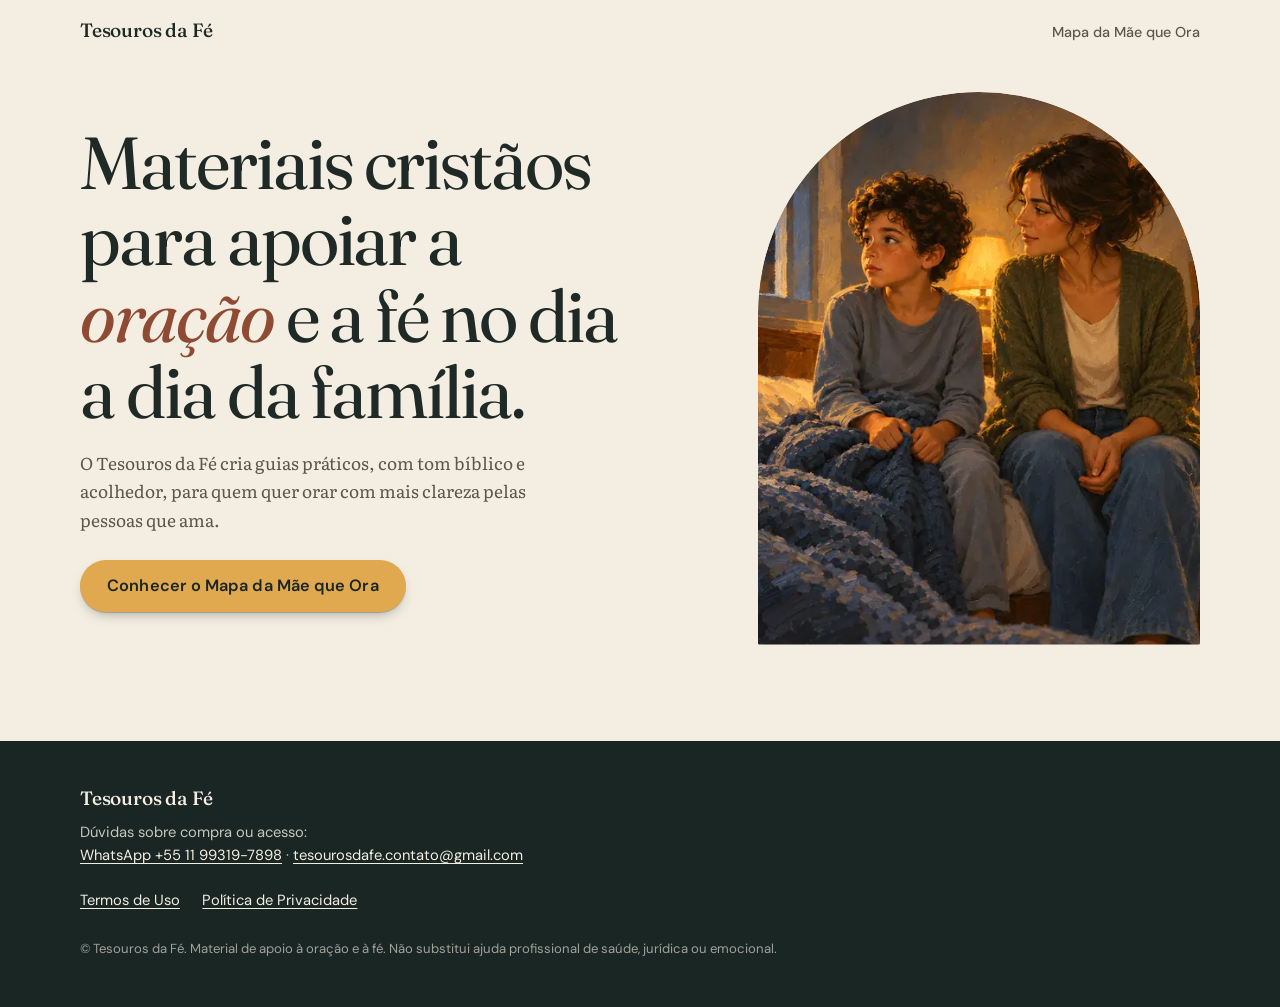
<file: index.html>
<!doctype html>
<html lang="pt-BR">
<head>
<meta charset="utf-8">
<meta name="viewport" content="width=device-width,initial-scale=1">
<title>Tesouros da Fé</title>
<meta name="description" content="Tesouros da Fé: materiais cristãos para apoiar a oração e a fé no dia a dia da família. Conheça o Mapa da Mãe que Ora.">
<meta name="theme-color" content="#f4eee2">
<link rel="canonical" href="https://tesourosdafe.site/">
<link rel="preload" href="assets/fonts/fraunces.woff2" as="font" type="font/woff2" crossorigin>
<link rel="icon" href="assets/favicon.svg" type="image/svg+xml">
<link rel="stylesheet" href="assets/style.css">
<script>document.documentElement.classList.add('js');setTimeout(function(){document.documentElement.classList.remove('js')},5000)</script>
</head>
<body>
<a class="skip" href="#conteudo">Ir para o conteúdo</a>
<header class="site"><div class="wrap">
  <a class="brand" href="./">Tesouros da Fé</a>
  <nav class="nav" aria-label="Principal"><a href="mapa-da-mae-que-ora/">Mapa da Mãe que Ora</a></nav>
</div></header>

<main id="conteudo">
<section class="hero"><div class="wrap">
  <div class="txt">
    <h1>Materiais cristãos para apoiar a <em>oração</em> e a fé no dia a dia da família.</h1>
    <p class="sub">O Tesouros da Fé cria guias práticos, com tom bíblico e acolhedor, para quem quer orar com mais clareza pelas pessoas que ama.</p>
    <a class="btn" href="mapa-da-mae-que-ora/">Conhecer o Mapa da Mãe que Ora</a>
  </div>
  <div class="arco">
    <img src="assets/img/s1-640.webp" srcset="assets/img/s1-640.webp 640w, assets/img/s1-1100.webp 1100w" sizes="(min-width:960px) 480px, 90vw" width="1100" height="1100" fetchpriority="high" alt="Mãe e filho sentados lado a lado na cama, à noite, olhando na mesma direção">
  </div>
</div></section>
</main>

<footer class="site"><div class="wrap">
  <a class="brand" href="./">Tesouros da Fé</a>
  <p style="margin:0">Dúvidas sobre compra ou acesso:<br><a href="https://wa.me/5511993197898">WhatsApp +55 11 99319-7898</a> · <a href="mailto:tesourosdafe.contato@gmail.com">tesourosdafe.contato@gmail.com</a></p>
  <div class="links"><a href="termos/">Termos de Uso</a><a href="privacidade/">Política de Privacidade</a></div>
  <p class="fine">© Tesouros da Fé. Material de apoio à oração e à fé. Não substitui ajuda profissional de saúde, jurídica ou emocional.</p>
</div></footer>
<script src="assets/site.js" defer></script>
</body>
</html>
</file>
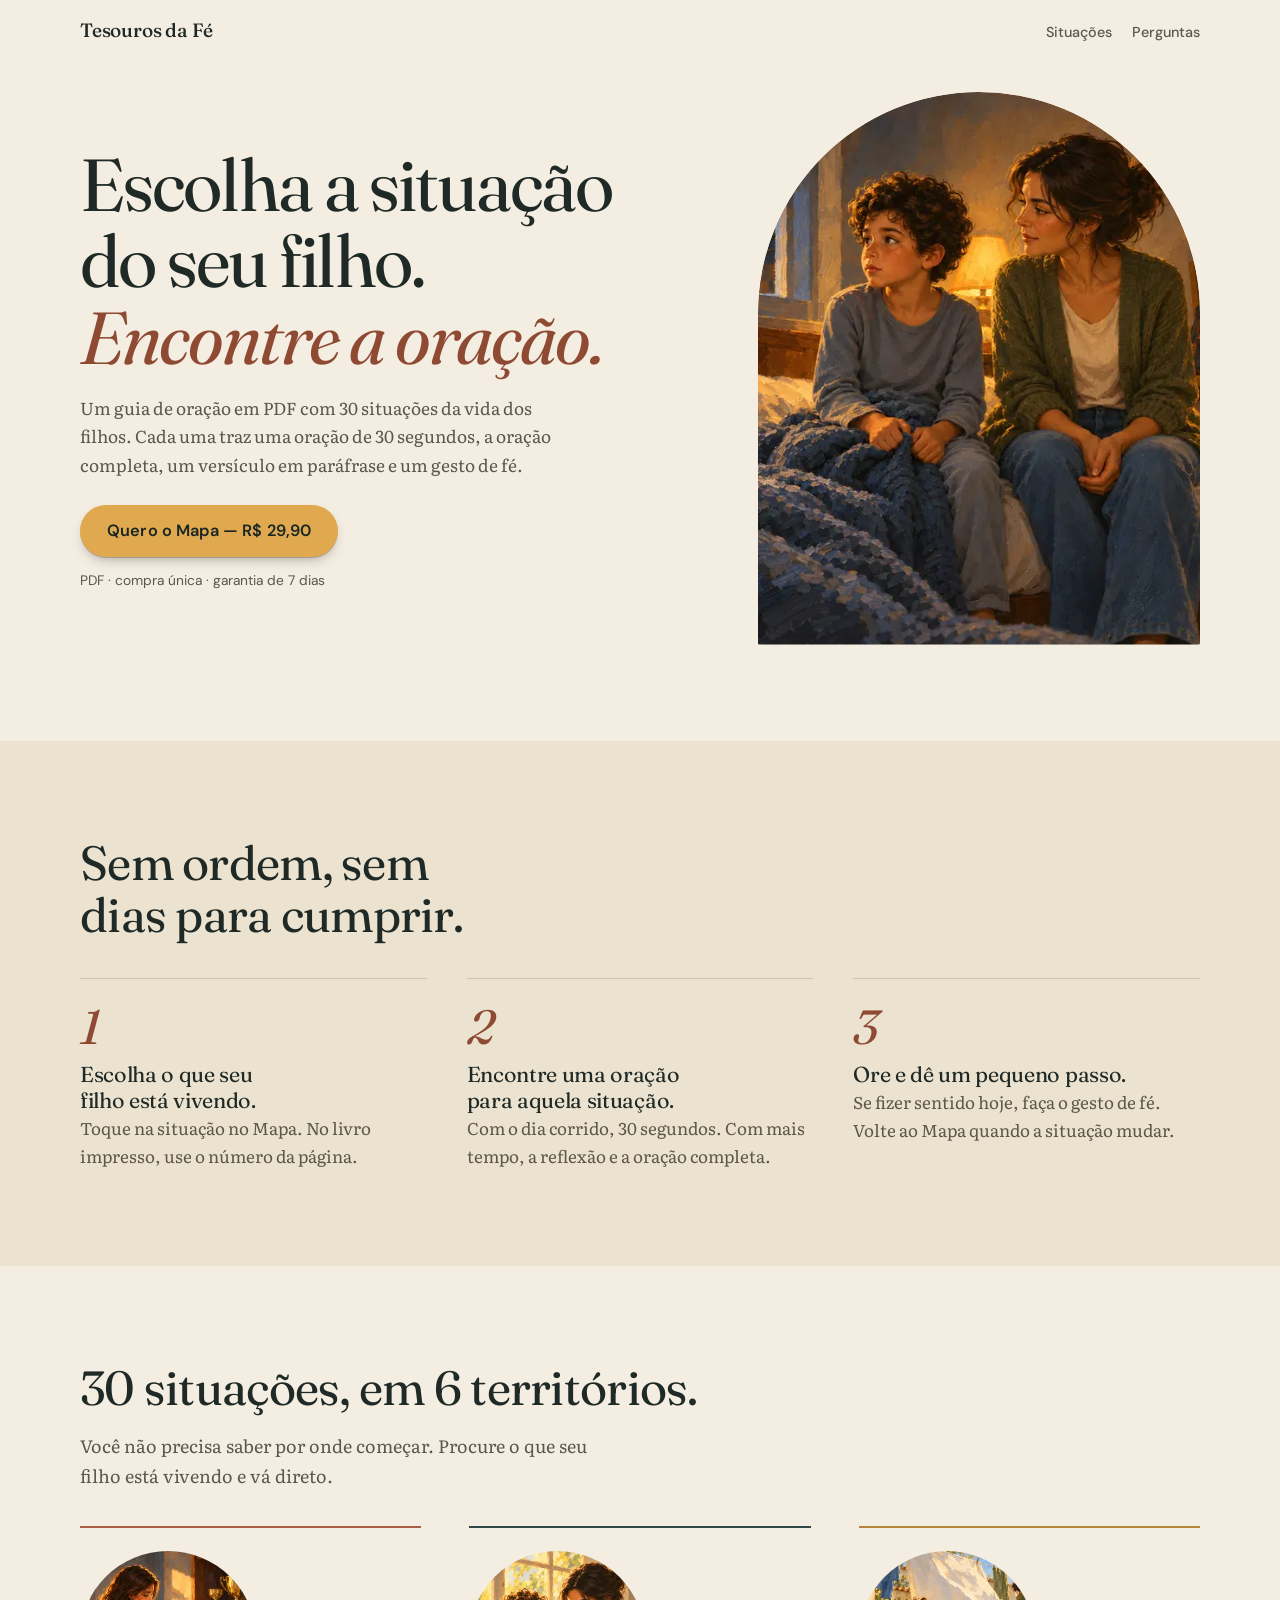
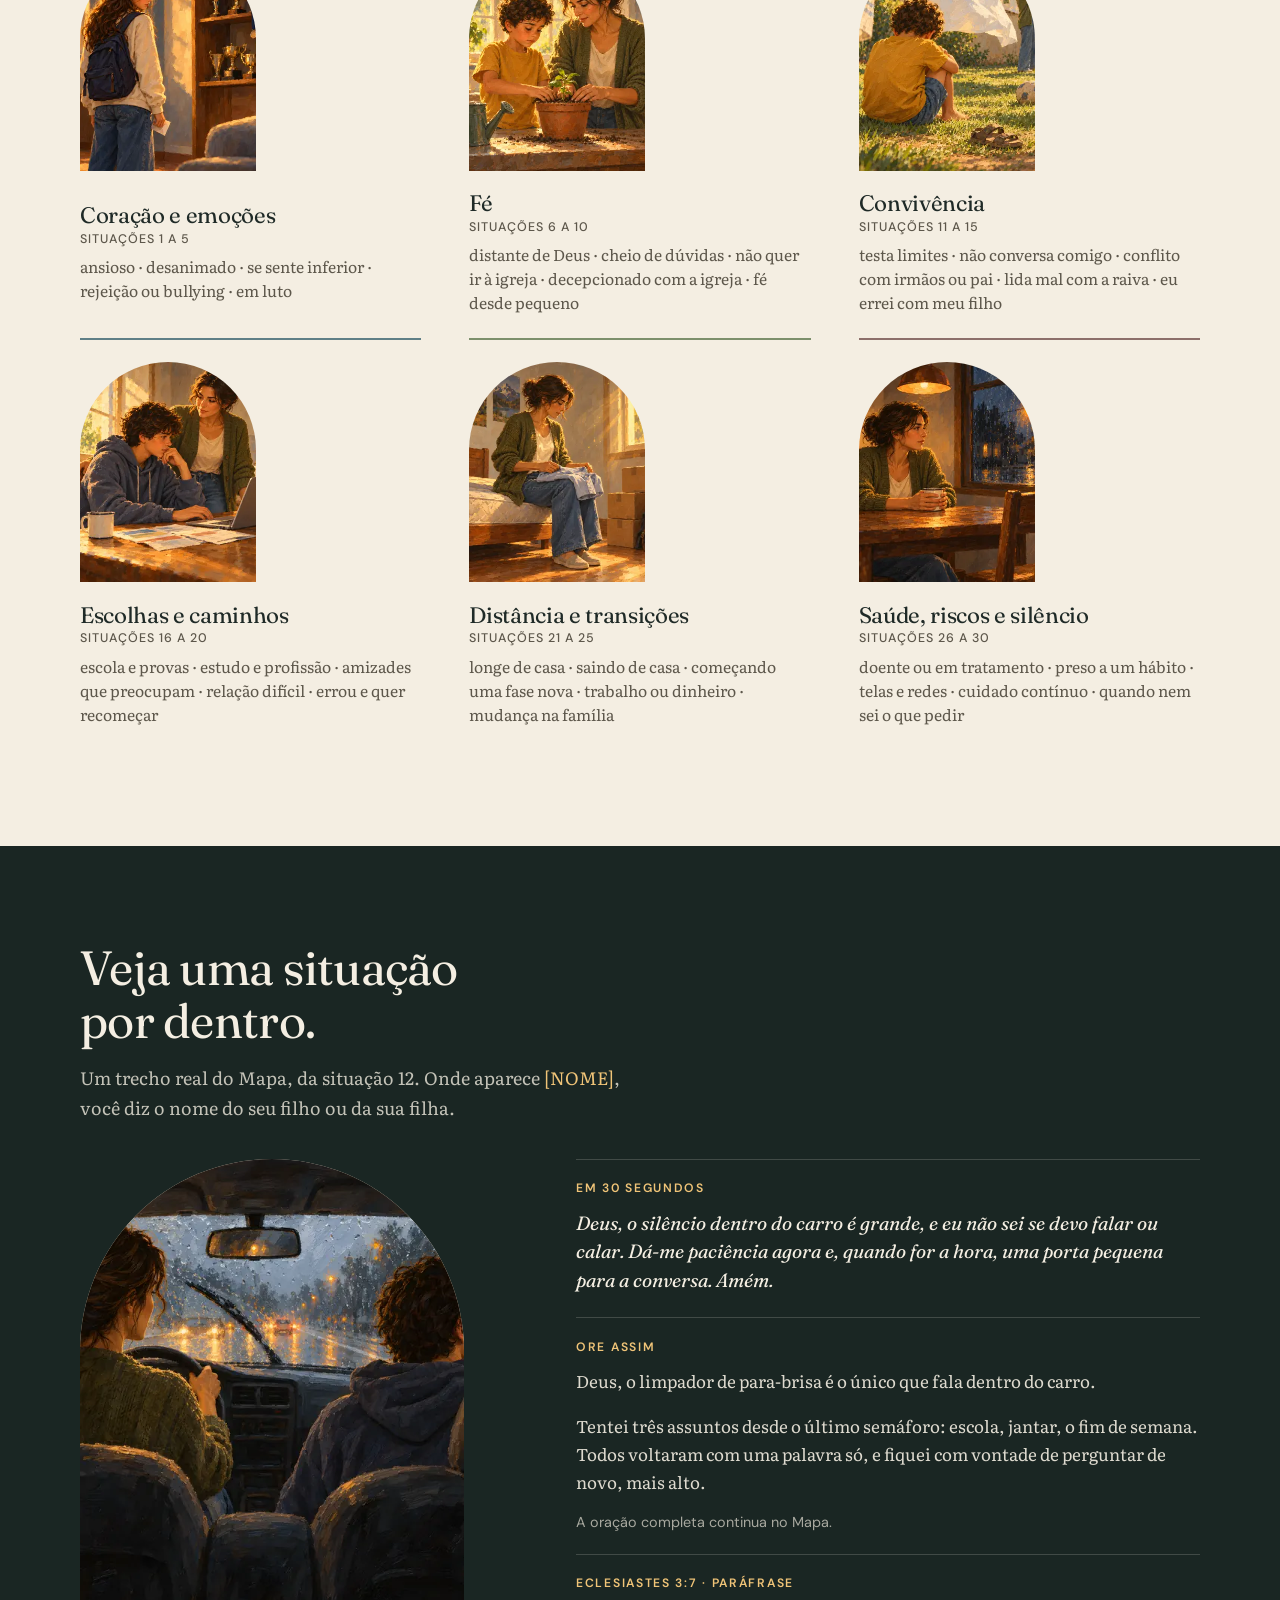
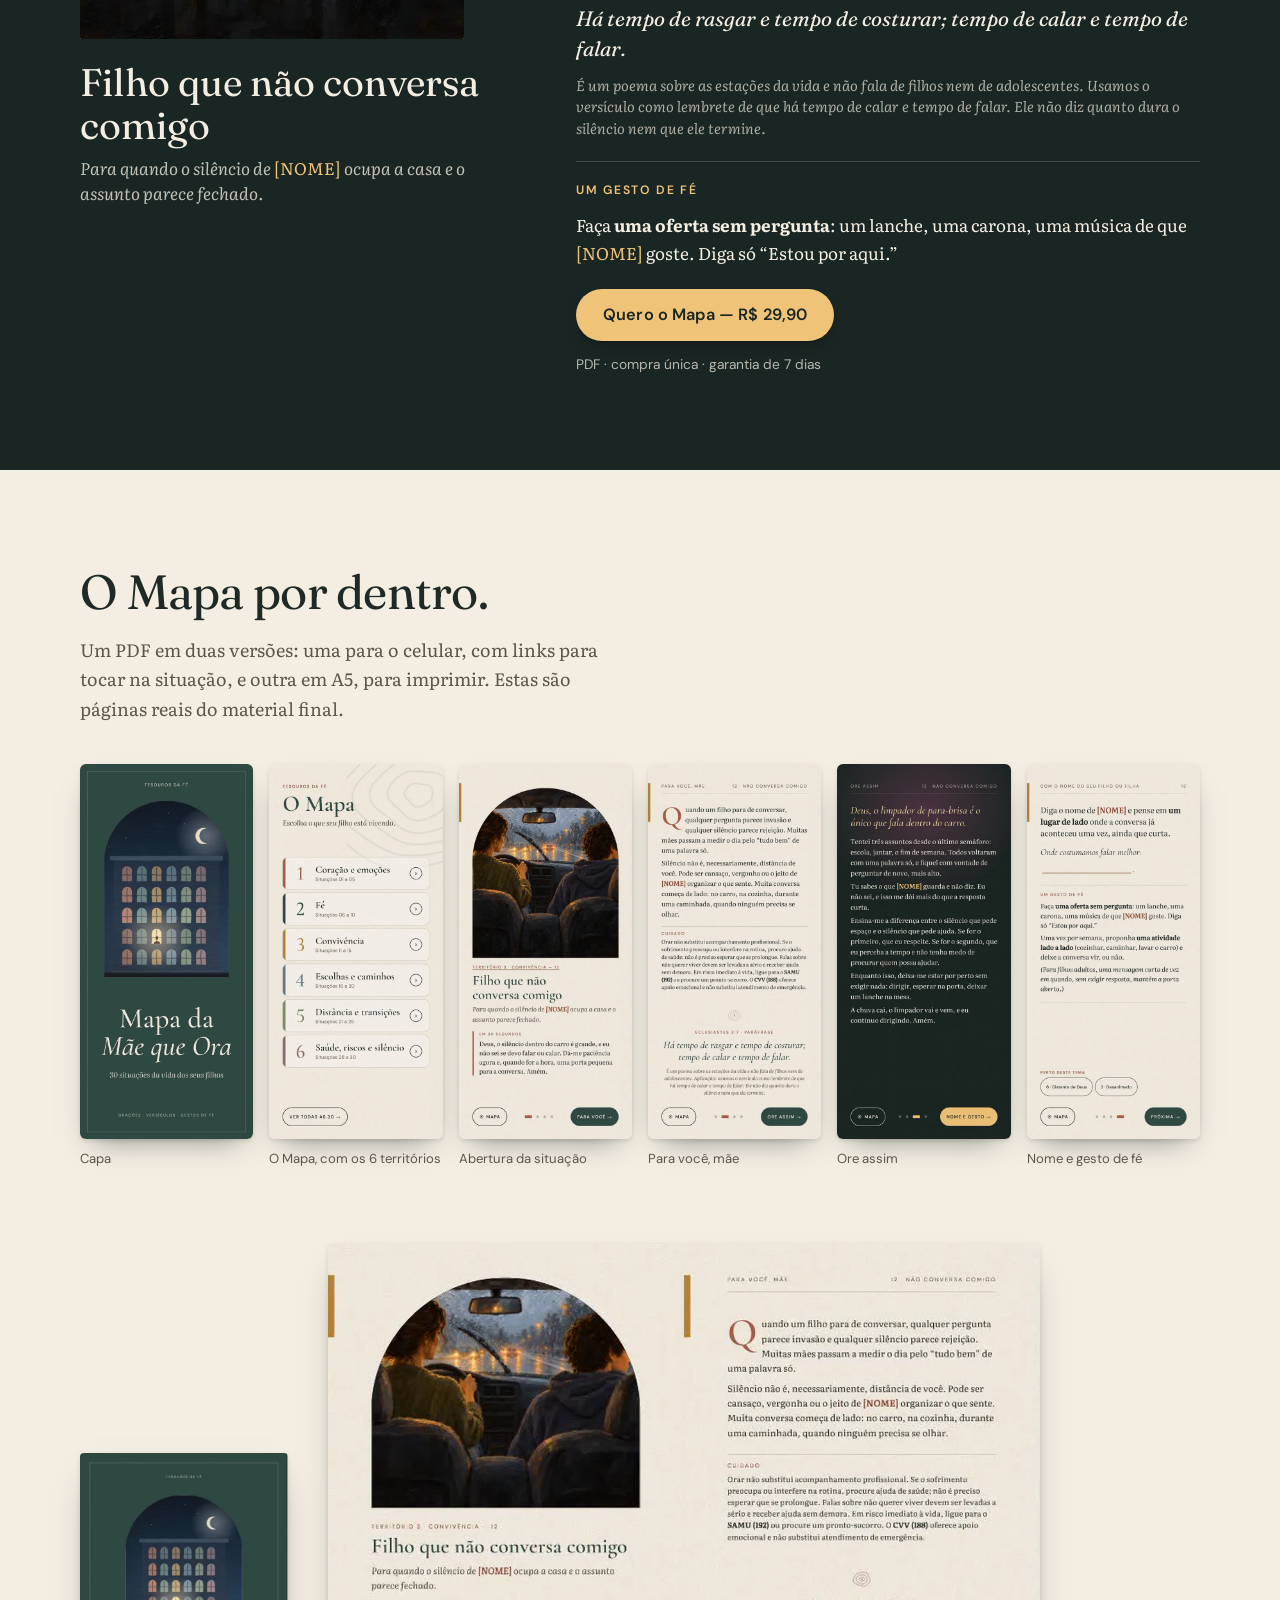
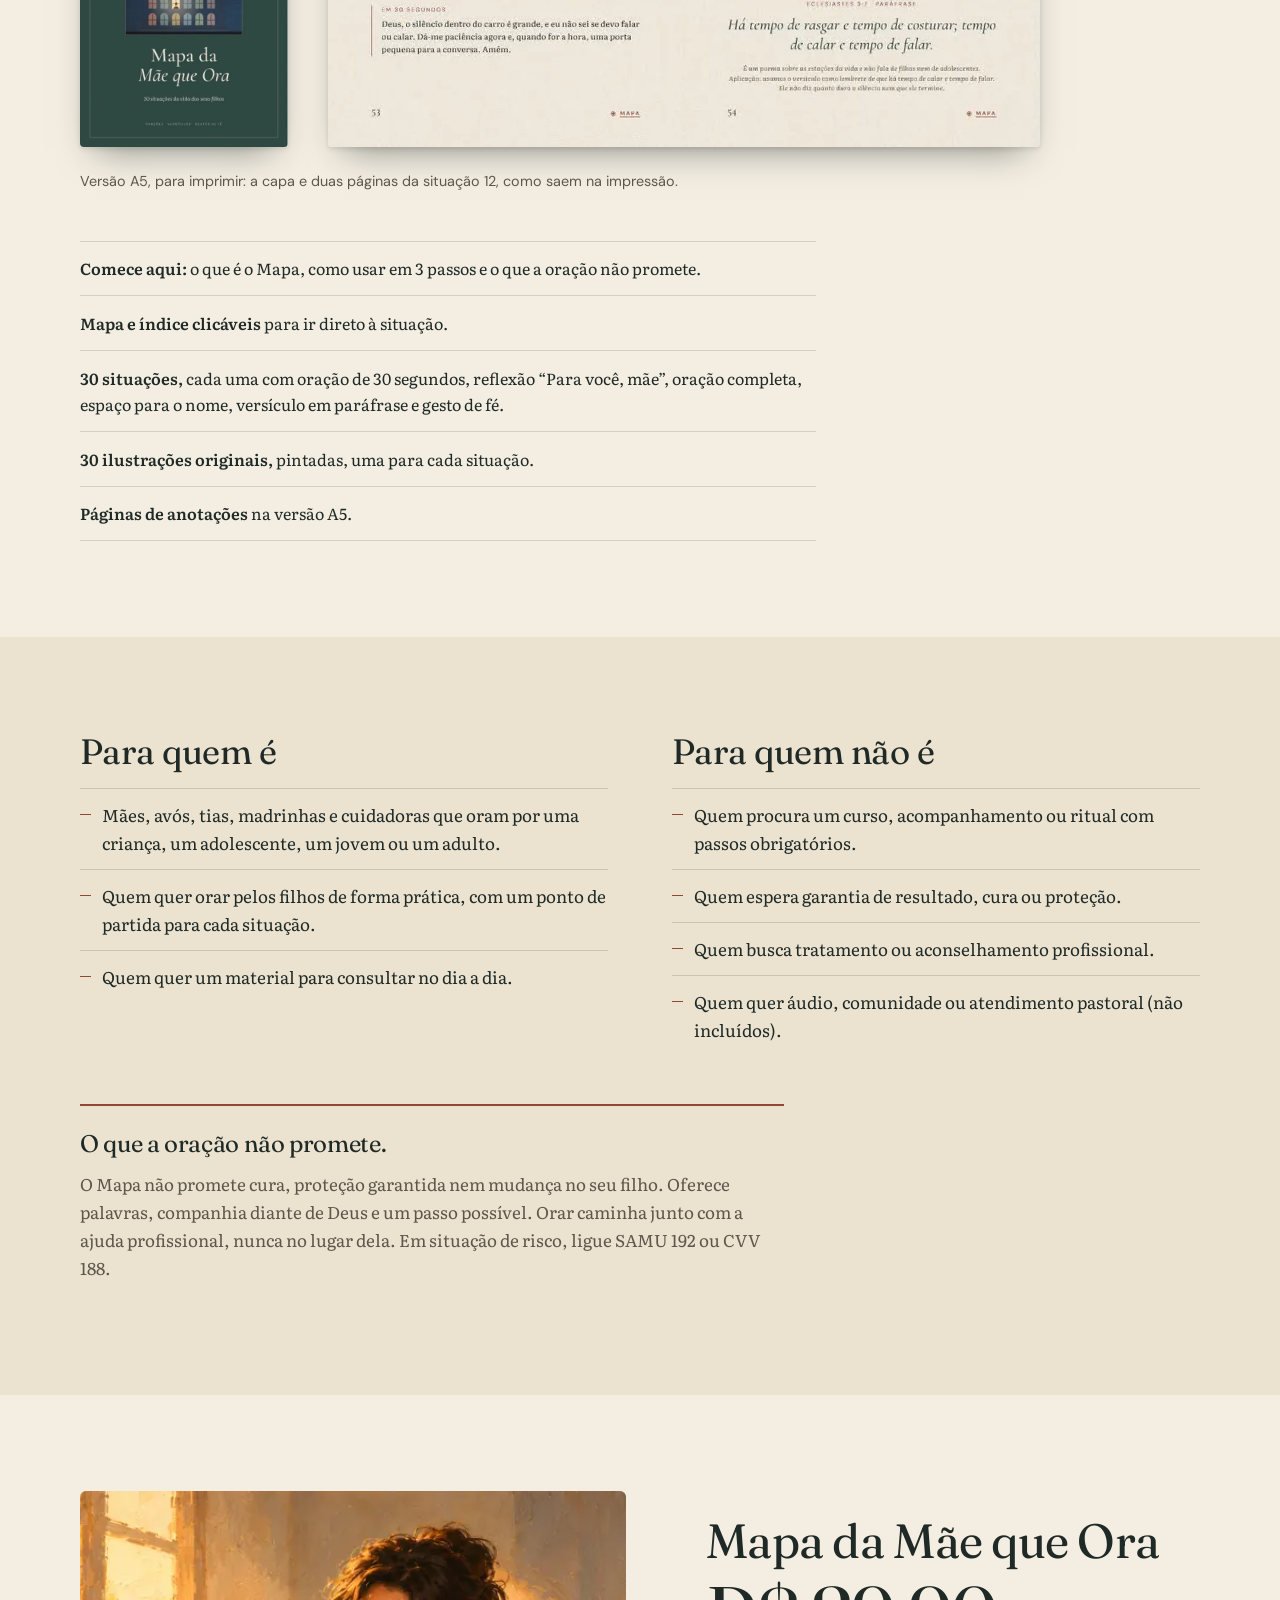
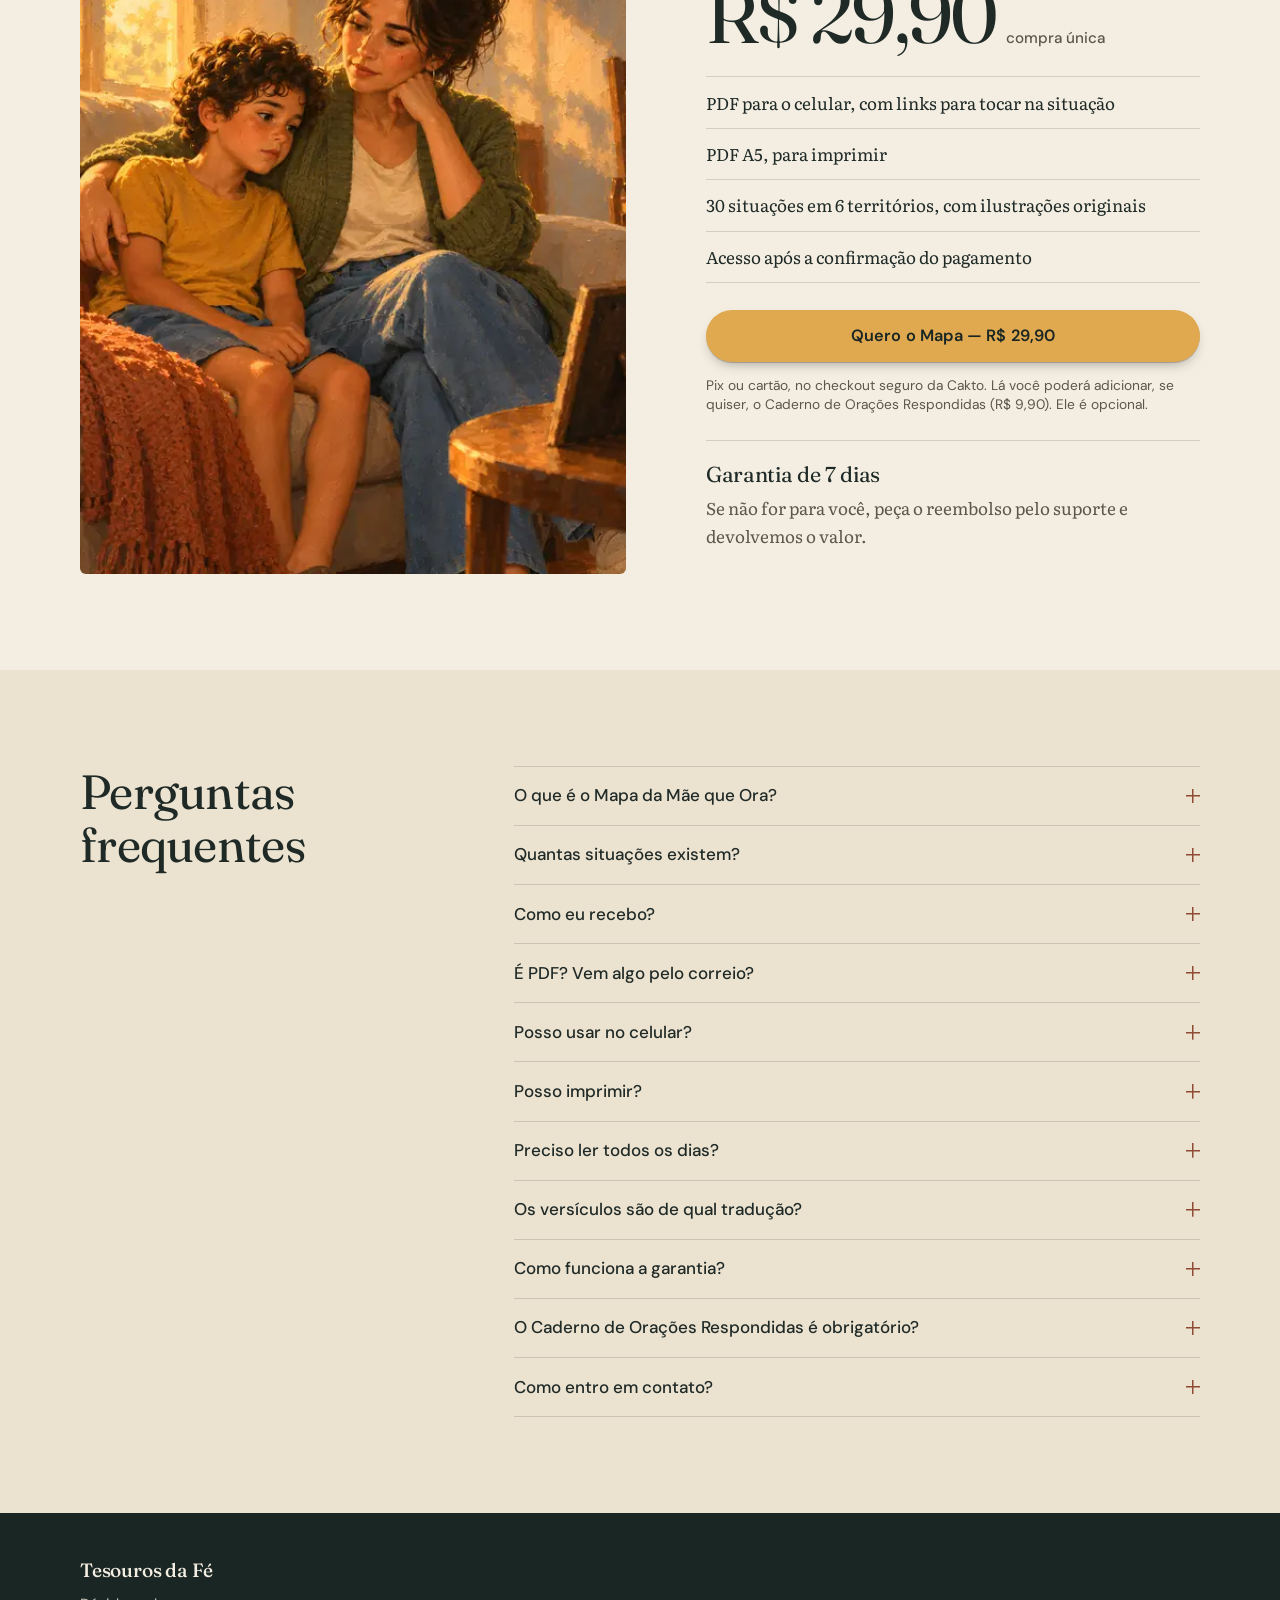
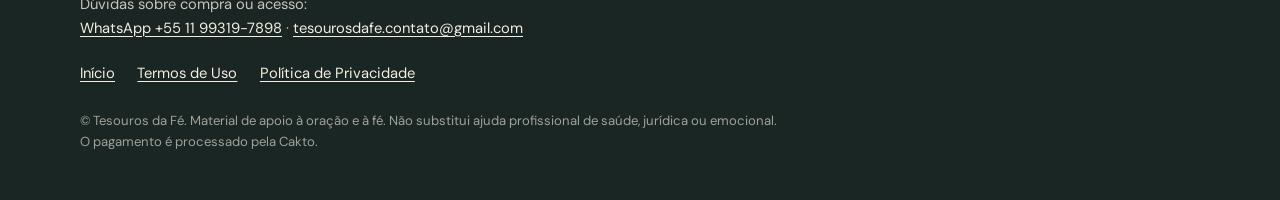
<file: mapa-da-mae-que-ora/index.html>
<!doctype html>
<html lang="pt-BR">
<head>
<meta charset="utf-8">
<meta name="viewport" content="width=device-width,initial-scale=1">
<title>Mapa da Mãe que Ora | Tesouros da Fé</title>
<meta name="description" content="Escolha a situação do seu filho. Encontre a oração. Um guia de oração em PDF com 30 situações, para mães que querem orar.">
<meta name="theme-color" content="#f4eee2">
<link rel="canonical" href="https://tesourosdafe.site/mapa-da-mae-que-ora">
<meta property="og:type" content="website">
<meta property="og:locale" content="pt_BR">
<meta property="og:title" content="Mapa da Mãe que Ora">
<meta property="og:description" content="Escolha a situação do seu filho. Encontre a oração. Guia de oração em PDF com 30 situações.">
<meta property="og:image" content="https://tesourosdafe.site/assets/img/s1-1100.webp">
<link rel="preload" href="../assets/fonts/fraunces.woff2" as="font" type="font/woff2" crossorigin>
<link rel="preload" href="../assets/fonts/literata.woff2" as="font" type="font/woff2" crossorigin>
<link rel="preload" as="image" href="../assets/img/s1-640.webp" imagesrcset="../assets/img/s1-640.webp 640w, ../assets/img/s1-1100.webp 1100w" imagesizes="(min-width:960px) 480px, 90vw" fetchpriority="high">
<link rel="icon" href="../assets/favicon.svg" type="image/svg+xml">
<link rel="stylesheet" href="../assets/style.css">
<script>document.documentElement.classList.add('js');setTimeout(function(){document.documentElement.classList.remove('js')},5000)</script>
</head>
<body>
<a class="skip" href="#conteudo">Ir para o conteúdo</a>

<header class="site"><div class="wrap">
  <a class="brand" href="../">Tesouros da Fé</a>
  <nav class="nav" aria-label="Principal"><a href="#situacoes">Situações</a><a href="#faq">Perguntas</a></nav>
</div></header>

<main id="conteudo">

<!-- 1. HERO -->
<section class="hero"><div class="wrap">
  <div class="txt">
    <h1>Escolha a situação do seu filho. <em>Encontre a oração.</em></h1>
    <p class="sub">Um guia de oração em PDF com 30 situações da vida dos filhos. Cada uma traz uma oração de 30 segundos, a oração completa, um versículo em paráfrase e um gesto de fé.</p>
    <a class="btn" id="cta-hero" href="https://pay.cakto.com.br/rcdmj3x_1238531">Quero o Mapa — R$ 29,90</a>
    <p class="micro">PDF · compra única · garantia de 7 dias</p>
  </div>
  <div class="arco">
    <img src="../assets/img/s1-640.webp" srcset="../assets/img/s1-640.webp 640w, ../assets/img/s1-1100.webp 1100w" sizes="(min-width:960px) 480px, 90vw" width="1100" height="1100" fetchpriority="high" alt="Mãe e filho sentados lado a lado na cama, à noite, olhando na mesma direção">
  </div>
</div></section>

<!-- 2. COMO FUNCIONA -->
<section class="linho"><div class="wrap">
  <div class="head rv"><h2>Sem ordem, sem dias para cumprir.</h2></div>
  <ol class="passos rv">
    <li><h3>Escolha o que seu filho está vivendo.</h3><p>Toque na situação no Mapa. No livro impresso, use o número da página.</p></li>
    <li><h3>Encontre uma oração para aquela situação.</h3><p>Com o dia corrido, 30 segundos. Com mais tempo, a reflexão e a oração completa.</p></li>
    <li><h3>Ore e dê um pequeno passo.</h3><p>Se fizer sentido hoje, faça o gesto de fé. Volte ao Mapa quando a situação mudar.</p></li>
  </ol>
</div></section>

<!-- 3. O MAPA -->
<section id="situacoes"><div class="wrap">
  <div class="head rv">
    <h2>30 situações, em 6 territórios.</h2>
    <p class="lead">Você não precisa saber por onde começar. Procure o que seu filho está vivendo e vá direto.</p>
  </div>
  <ul class="terr">
    <li class="rv" style="--c:#a85f45"><div class="arco"><img src="../assets/img/s3-420.webp" width="420" height="420" loading="lazy" alt="Menina de mochila olhando para uma estante de troféus"></div>
      <div><h3>Coração e emoções</h3><p class="range">Situações 1 a 5</p><p class="l">ansioso · desanimado · se sente inferior · rejeição ou bullying · em luto</p></div></li>
    <li class="rv" style="--c:#2f4a44"><div class="arco"><img src="../assets/img/s10-420.webp" width="420" height="420" loading="lazy" alt="Mãe e filho plantando uma muda em um vaso"></div>
      <div><h3>Fé</h3><p class="range">Situações 6 a 10</p><p class="l">distante de Deus · cheio de dúvidas · não quer ir à igreja · decepcionado com a igreja · fé desde pequeno</p></div></li>
    <li class="rv" style="--c:#b58638"><div class="arco"><img src="../assets/img/s14-420.webp" width="420" height="420" loading="lazy" alt="Menino sentado de costas no gramado enquanto a mãe estende roupa no varal"></div>
      <div><h3>Convivência</h3><p class="range">Situações 11 a 15</p><p class="l">testa limites · não conversa comigo · conflito com irmãos ou pai · lida mal com a raiva · eu errei com meu filho</p></div></li>
    <li class="rv" style="--c:#5f7f86"><div class="arco"><img src="../assets/img/s17-420.webp" width="420" height="420" loading="lazy" alt="Mãe e filho adolescente estudando juntos diante de um notebook"></div>
      <div><h3>Escolhas e caminhos</h3><p class="range">Situações 16 a 20</p><p class="l">escola e provas · estudo e profissão · amizades que preocupam · relação difícil · errou e quer recomeçar</p></div></li>
    <li class="rv" style="--c:#7c8f6b"><div class="arco"><img src="../assets/img/s22-420.webp" width="420" height="420" loading="lazy" alt="Mãe dobrando roupas em um quarto com caixas de mudança"></div>
      <div><h3>Distância e transições</h3><p class="range">Situações 21 a 25</p><p class="l">longe de casa · saindo de casa · começando uma fase nova · trabalho ou dinheiro · mudança na família</p></div></li>
    <li class="rv" style="--c:#8c6f6a"><div class="arco"><img src="../assets/img/s30-420.webp" width="420" height="420" loading="lazy" alt="Mulher com uma caneca ao lado de uma janela com chuva, à noite"></div>
      <div><h3>Saúde, riscos e silêncio</h3><p class="range">Situações 26 a 30</p><p class="l">doente ou em tratamento · preso a um hábito · telas e redes · cuidado contínuo · quando nem sei o que pedir</p></div></li>
  </ul>
</div></section>

<!-- 4. DEMONSTRAÇÃO REAL -->
<section class="night" id="exemplo"><div class="wrap">
  <div class="head rv"><h2>Veja uma situação por dentro.</h2>
    <p class="lead">Um trecho real do Mapa, da situação 12. Onde aparece <span class="nome">[NOME]</span>, você diz o nome do seu filho ou da sua filha.</p></div>
  <div class="demo">
    <div class="lado rv">
      <div class="arco"><img src="../assets/img/s12-640.webp" srcset="../assets/img/s12-640.webp 640w, ../assets/img/s12-1000.webp 1000w" sizes="(min-width:960px) 380px, 90vw" width="1000" height="1000" loading="lazy" alt="Mãe dirigindo sob chuva, com o filho adolescente ao lado, em silêncio"></div>
      <p class="titulo">Filho que não conversa comigo</p>
      <p class="para">Para quando o silêncio de <span class="nome">[NOME]</span> ocupa a casa e o assunto parece fechado.</p>
    </div>
    <div class="texto rv">
      <div class="bloco">
        <h3>Em 30 segundos</h3>
        <p class="oracao">Deus, o silêncio dentro do carro é grande, e eu não sei se devo falar ou calar. Dá-me paciência agora e, quando for a hora, uma porta pequena para a conversa. Amém.</p>
      </div>
      <div class="bloco trecho">
        <h3>Ore assim</h3>
        <p>Deus, o limpador de para-brisa é o único que fala dentro do carro.</p>
        <p>Tentei três assuntos desde o último semáforo: escola, jantar, o fim de semana. Todos voltaram com uma palavra só, e fiquei com vontade de perguntar de novo, mais alto.</p>
        <p class="mais">A oração completa continua no Mapa.</p>
      </div>
      <div class="bloco">
        <h3>Eclesiastes 3:7 · Paráfrase</h3>
        <p class="ver">Há tempo de rasgar e tempo de costurar; tempo de calar e tempo de falar.</p>
        <p class="nota">É um poema sobre as estações da vida e não fala de filhos nem de adolescentes. Usamos o versículo como lembrete de que há tempo de calar e tempo de falar. Ele não diz quanto dura o silêncio nem que ele termine.</p>
      </div>
      <div class="bloco">
        <h3>Um gesto de fé</h3>
        <p>Faça <strong>uma oferta sem pergunta</strong>: um lanche, uma carona, uma música de que <span class="nome">[NOME]</span> goste. Diga só “Estou por aqui.”</p>
      </div>
      <a class="btn" href="https://pay.cakto.com.br/rcdmj3x_1238531">Quero o Mapa — R$ 29,90</a>
      <p class="micro">PDF · compra única · garantia de 7 dias</p>
    </div>
  </div>
</div></section>

<!-- 5. O PRODUTO POR DENTRO -->
<section id="dentro"><div class="wrap">
  <div class="head rv">
    <h2>O Mapa por dentro.</h2>
    <p class="lead">Um PDF em duas versões: uma para o celular, com links para tocar na situação, e outra em A5, para imprimir. Estas são páginas reais do material final.</p>
  </div>
  <div class="faixa" role="region" aria-label="Páginas da versão para celular" tabindex="0">
    <figure><img src="../assets/produto/mob-p1.webp" width="540" height="1170" loading="lazy" alt="Capa do Mapa da Mãe que Ora: janelas de um prédio à noite, em verde-escuro"><figcaption>Capa</figcaption></figure>
    <figure><img src="../assets/produto/mob-p5.webp" width="540" height="1170" loading="lazy" alt="Página O Mapa, com os seis territórios para tocar"><figcaption>O Mapa, com os 6 territórios</figcaption></figure>
    <figure><img src="../assets/produto/mob-p56.webp" width="540" height="1170" loading="lazy" alt="Abertura da situação 12, com ilustração e a oração de 30 segundos"><figcaption>Abertura da situação</figcaption></figure>
    <figure><img src="../assets/produto/mob-p57.webp" width="540" height="1170" loading="lazy" alt="Página Para você, mãe, com a reflexão da situação 12"><figcaption>Para você, mãe</figcaption></figure>
    <figure><img src="../assets/produto/mob-p58.webp" width="540" height="1170" loading="lazy" alt="Página Ore assim, em fundo escuro, com a oração completa"><figcaption>Ore assim</figcaption></figure>
    <figure><img src="../assets/produto/mob-p59.webp" width="540" height="1170" loading="lazy" alt="Página com o nome do filho, o gesto de fé e situações relacionadas"><figcaption>Nome e gesto de fé</figcaption></figure>
  </div>
  <div class="a5 rv">
    <img class="capa" src="../assets/produto/a5-capa.webp" width="520" height="736" loading="lazy" alt="Capa da versão A5 do Mapa da Mãe que Ora">
    <img class="spread" src="../assets/produto/a5-spread.webp" width="1200" height="848" loading="lazy" alt="Duas páginas da versão A5: abertura da situação 12 e a reflexão Para você, mãe">
    <p class="small cap">Versão A5, para imprimir: a capa e duas páginas da situação 12, como saem na impressão.</p>
  </div>
  <ul class="dentro rv" style="max-width:46rem;margin-top:3rem">
    <li><b>Comece aqui:</b> o que é o Mapa, como usar em 3 passos e o que a oração não promete.</li>
    <li><b>Mapa e índice clicáveis</b> para ir direto à situação.</li>
    <li><b>30 situações,</b> cada uma com oração de 30 segundos, reflexão “Para você, mãe”, oração completa, espaço para o nome, versículo em paráfrase e gesto de fé.</li>
    <li><b>30 ilustrações originais,</b> pintadas, uma para cada situação.</li>
    <li><b>Páginas de anotações</b> na versão A5.</li>
  </ul>
</div></section>

<!-- 6. PARA QUEM É / NÃO É -->
<section class="linho"><div class="wrap">
  <div class="quem">
    <div class="rv">
      <h2>Para quem é</h2>
      <ul class="rol">
        <li>Mães, avós, tias, madrinhas e cuidadoras que oram por uma criança, um adolescente, um jovem ou um adulto.</li>
        <li>Quem quer orar pelos filhos de forma prática, com um ponto de partida para cada situação.</li>
        <li>Quem quer um material para consultar no dia a dia.</li>
      </ul>
    </div>
    <div class="rv">
      <h2>Para quem não é</h2>
      <ul class="rol">
        <li>Quem procura um curso, acompanhamento ou ritual com passos obrigatórios.</li>
        <li>Quem espera garantia de resultado, cura ou proteção.</li>
        <li>Quem busca tratamento ou aconselhamento profissional.</li>
        <li>Quem quer áudio, comunidade ou atendimento pastoral (não incluídos).</li>
      </ul>
    </div>
  </div>
  <div class="cuidado rv">
    <h3>O que a oração não promete.</h3>
    <p>O Mapa não promete cura, proteção garantida nem mudança no seu filho. Oferece palavras, companhia diante de Deus e um passo possível. Orar caminha junto com a ajuda profissional, nunca no lugar dela. Em situação de risco, ligue SAMU 192 ou CVV 188.</p>
  </div>
</div></section>

<!-- 7. OFERTA + 8. GARANTIA -->
<section id="comprar"><div class="wrap oferta">
  <div class="foto rv"><img src="../assets/img/s5-640.webp" srcset="../assets/img/s5-640.webp 640w, ../assets/img/s5-1200.webp 1200w" sizes="(min-width:960px) 520px, 90vw" width="1200" height="1200" loading="lazy" alt="Mãe e filho abraçados no sofá"></div>
  <div class="rv">
    <h2>Mapa da Mãe que Ora</h2>
    <p class="preco">R$ 29,90<small>compra única</small></p>
    <ul class="recebe">
      <li>PDF para o celular, com links para tocar na situação</li>
      <li>PDF A5, para imprimir</li>
      <li>30 situações em 6 territórios, com ilustrações originais</li>
      <li>Acesso após a confirmação do pagamento</li>
    </ul>
    <a class="btn block" id="cta-oferta" href="https://pay.cakto.com.br/rcdmj3x_1238531">Quero o Mapa — R$ 29,90</a>
    <p class="micro">Pix ou cartão, no checkout seguro da Cakto. Lá você poderá adicionar, se quiser, o Caderno de Orações Respondidas (R$ 9,90). Ele é opcional.</p>
    <div class="garantia">
      <h3>Garantia de 7 dias</h3>
      <p>Se não for para você, peça o reembolso pelo suporte e devolvemos o valor.</p>
    </div>
  </div>
</div></section>

<!-- 9. FAQ -->
<section class="linho" id="faq"><div class="wrap">
  <div class="head rv"><h2>Perguntas frequentes</h2></div>
  <div class="faq rv">
    <details><summary>O que é o Mapa da Mãe que Ora?</summary><p>Um guia de oração em PDF para mães e cuidadoras. Você escolhe a situação que seu filho vive e encontra, em cada uma, uma oração de 30 segundos, uma reflexão, a oração completa, um versículo em paráfrase e um gesto de fé.</p></details>
    <details><summary>Quantas situações existem?</summary><p>30, organizadas em 6 territórios: Coração e emoções, Fé, Convivência, Escolhas e caminhos, Distância e transições, e Saúde, riscos e silêncio.</p></details>
    <details><summary>Como eu recebo?</summary><p>Depois da confirmação do pagamento você recebe o acesso aos arquivos, pelo checkout da Cakto.</p></details>
    <details><summary>É PDF? Vem algo pelo correio?</summary><p>É digital, em PDF. Nada é enviado pelo correio. Você precisa de um leitor de PDF.</p></details>
    <details><summary>Posso usar no celular?</summary><p>Sim. Há uma versão para o celular, com links para tocar na situação.</p></details>
    <details><summary>Posso imprimir?</summary><p>Sim. A versão A5 foi feita para imprimir, com páginas de anotações.</p></details>
    <details><summary>Preciso ler todos os dias?</summary><p>Não. Não é um programa de dias. Você abre na situação do momento e pode voltar à mesma por semanas.</p></details>
    <details><summary>Os versículos são de qual tradução?</summary><p>São paráfrases próprias, sempre identificadas, com a referência bíblica. Para o texto literal, consulte a sua Bíblia.</p></details>
    <details><summary>Como funciona a garantia?</summary><p>Você tem 7 dias para ver o material. Se não for para você, peça o reembolso pelo suporte e devolvemos o valor.</p></details>
    <details><summary>O Caderno de Orações Respondidas é obrigatório?</summary><p>Não. É opcional e aparece no checkout, por R$ 9,90. É um caderno em PDF A5 para registrar e acompanhar suas orações, para usar junto com o Mapa.</p></details>
    <details><summary>Como entro em contato?</summary><p>Pelo WhatsApp <a href="https://wa.me/5511993197898">+55 11 99319-7898</a> ou pelo e-mail <a href="mailto:tesourosdafe.contato@gmail.com">tesourosdafe.contato@gmail.com</a>. Para dúvidas da compra e do acesso.</p></details>
  </div>
</div></section>

</main>

<footer class="site"><div class="wrap">
  <a class="brand" href="../">Tesouros da Fé</a>
  <p style="margin:0">Dúvidas sobre compra ou acesso:<br><a href="https://wa.me/5511993197898">WhatsApp +55 11 99319-7898</a> · <a href="mailto:tesourosdafe.contato@gmail.com">tesourosdafe.contato@gmail.com</a></p>
  <div class="links"><a href="../">Início</a><a href="../termos/">Termos de Uso</a><a href="../privacidade/">Política de Privacidade</a></div>
  <p class="fine">© Tesouros da Fé. Material de apoio à oração e à fé. Não substitui ajuda profissional de saúde, jurídica ou emocional. O pagamento é processado pela Cakto.</p>
</div></footer>

<div class="fixo" id="fixo" aria-hidden="true"><a class="btn" href="https://pay.cakto.com.br/rcdmj3x_1238531" tabindex="-1">Quero o Mapa — R$ 29,90</a></div>
<script src="../assets/site.js" defer></script>
</body>
</html>
</file>
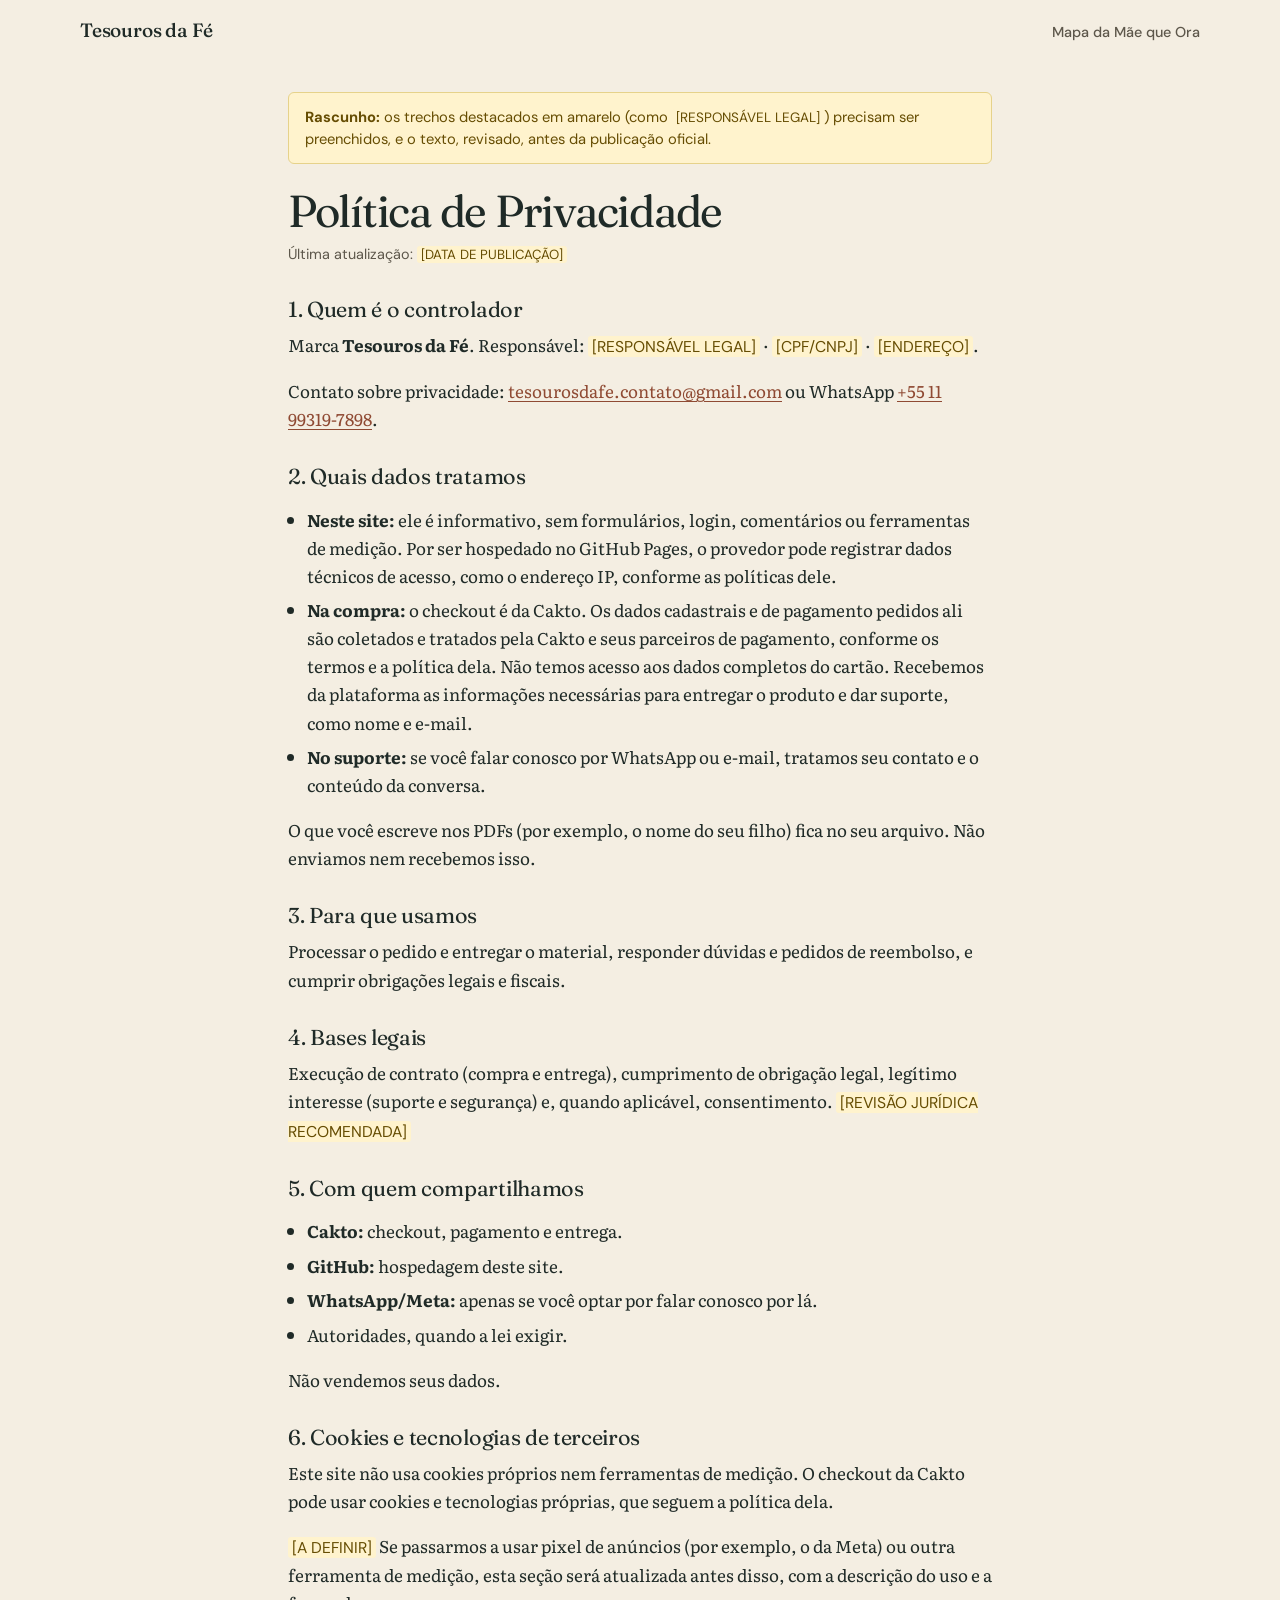
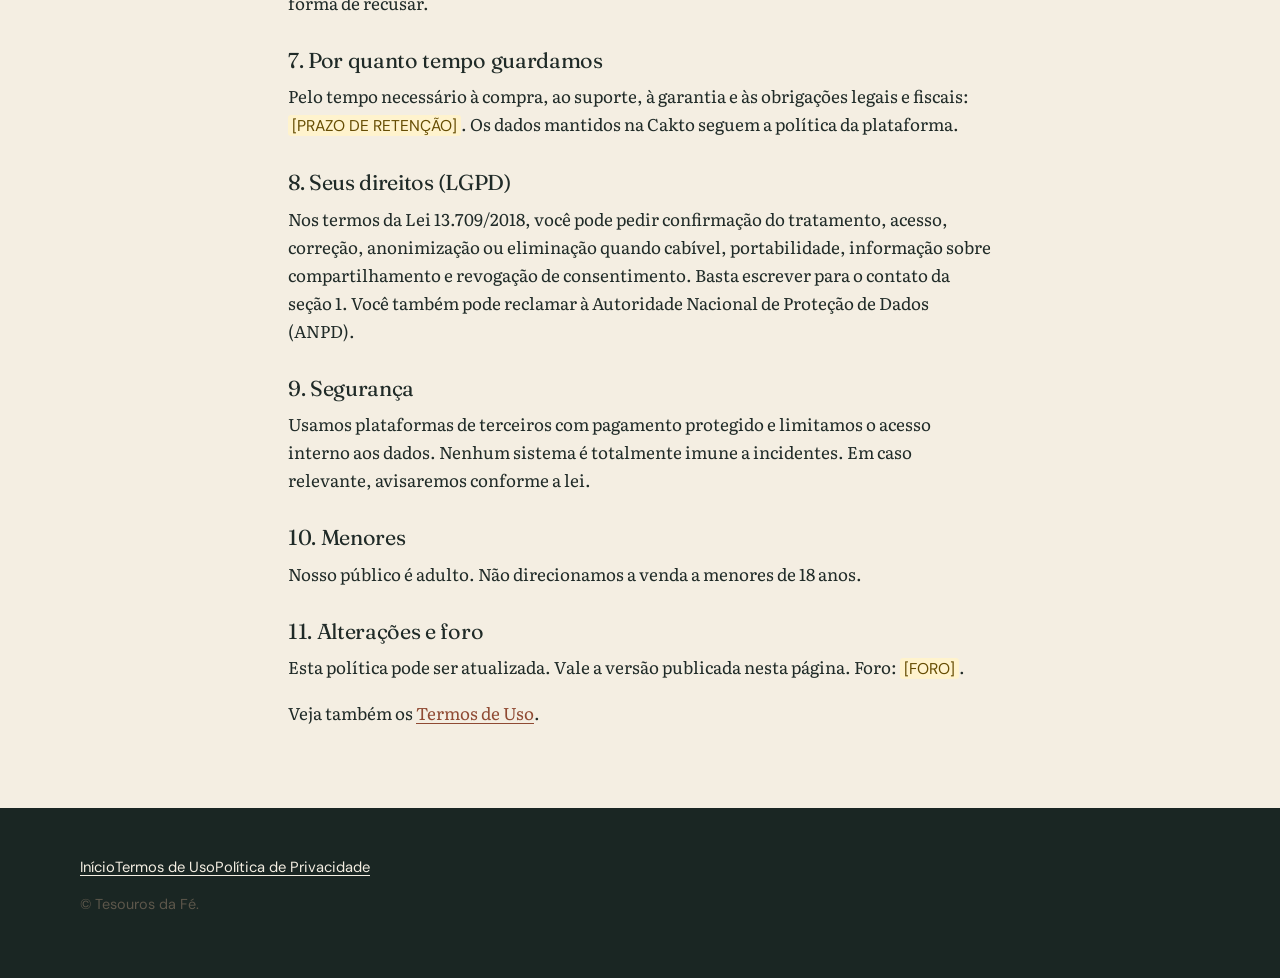
<file: privacidade/index.html>
<!doctype html>
<html lang="pt-BR">
<head>
<meta charset="utf-8">
<meta name="viewport" content="width=device-width,initial-scale=1">
<title>Política de Privacidade | Tesouros da Fé</title>
<meta name="description" content="Como o Tesouros da Fé trata dados pessoais na compra, na entrega e no suporte do Mapa da Mãe que Ora.">
<meta name="robots" content="noindex">
<link rel="canonical" href="https://tesourosdafe.site/privacidade">
<link rel="icon" href="../assets/favicon.svg" type="image/svg+xml">
<link rel="stylesheet" href="../assets/style.css">
</head>
<body>
<header class="site"><div class="wrap">
  <a class="brand" href="../">Tesouros da Fé</a>
  <nav class="nav"><a href="../mapa-da-mae-que-ora/">Mapa da Mãe que Ora</a></nav>
</div></header>

<main><section class="legal"><div class="wrap">
  <div class="banner"><strong>Rascunho:</strong> os trechos destacados em amarelo (como <span class="ph">[RESPONSÁVEL LEGAL]</span>) precisam ser preenchidos, e o texto, revisado, antes da publicação oficial.</div>
  <h1>Política de Privacidade</h1>
  <p class="small">Última atualização: <span class="ph">[DATA DE PUBLICAÇÃO]</span></p>

  <h2>1. Quem é o controlador</h2>
  <p>Marca <strong>Tesouros da Fé</strong>. Responsável: <span class="ph">[RESPONSÁVEL LEGAL]</span> · <span class="ph">[CPF/CNPJ]</span> · <span class="ph">[ENDEREÇO]</span>.</p>
  <p>Contato sobre privacidade: <a href="mailto:tesourosdafe.contato@gmail.com">tesourosdafe.contato@gmail.com</a> ou WhatsApp <a href="https://wa.me/5511993197898">+55 11 99319-7898</a>.</p>

  <h2>2. Quais dados tratamos</h2>
  <ul class="dash">
    <li><strong>Neste site:</strong> ele é informativo, sem formulários, login, comentários ou ferramentas de medição. Por ser hospedado no GitHub Pages, o provedor pode registrar dados técnicos de acesso, como o endereço IP, conforme as políticas dele.</li>
    <li><strong>Na compra:</strong> o checkout é da Cakto. Os dados cadastrais e de pagamento pedidos ali são coletados e tratados pela Cakto e seus parceiros de pagamento, conforme os termos e a política dela. Não temos acesso aos dados completos do cartão. Recebemos da plataforma as informações necessárias para entregar o produto e dar suporte, como nome e e-mail.</li>
    <li><strong>No suporte:</strong> se você falar conosco por WhatsApp ou e-mail, tratamos seu contato e o conteúdo da conversa.</li>
  </ul>
  <p>O que você escreve nos PDFs (por exemplo, o nome do seu filho) fica no seu arquivo. Não enviamos nem recebemos isso.</p>

  <h2>3. Para que usamos</h2>
  <p>Processar o pedido e entregar o material, responder dúvidas e pedidos de reembolso, e cumprir obrigações legais e fiscais.</p>

  <h2>4. Bases legais</h2>
  <p>Execução de contrato (compra e entrega), cumprimento de obrigação legal, legítimo interesse (suporte e segurança) e, quando aplicável, consentimento. <span class="ph">[REVISÃO JURÍDICA RECOMENDADA]</span></p>

  <h2>5. Com quem compartilhamos</h2>
  <ul class="dash">
    <li><strong>Cakto:</strong> checkout, pagamento e entrega.</li>
    <li><strong>GitHub:</strong> hospedagem deste site.</li>
    <li><strong>WhatsApp/Meta:</strong> apenas se você optar por falar conosco por lá.</li>
    <li>Autoridades, quando a lei exigir.</li>
  </ul>
  <p>Não vendemos seus dados.</p>

  <h2>6. Cookies e tecnologias de terceiros</h2>
  <p>Este site não usa cookies próprios nem ferramentas de medição. O checkout da Cakto pode usar cookies e tecnologias próprias, que seguem a política dela.</p>
  <p><span class="ph">[A DEFINIR]</span> Se passarmos a usar pixel de anúncios (por exemplo, o da Meta) ou outra ferramenta de medição, esta seção será atualizada antes disso, com a descrição do uso e a forma de recusar.</p>

  <h2>7. Por quanto tempo guardamos</h2>
  <p>Pelo tempo necessário à compra, ao suporte, à garantia e às obrigações legais e fiscais: <span class="ph">[PRAZO DE RETENÇÃO]</span>. Os dados mantidos na Cakto seguem a política da plataforma.</p>

  <h2>8. Seus direitos (LGPD)</h2>
  <p>Nos termos da Lei 13.709/2018, você pode pedir confirmação do tratamento, acesso, correção, anonimização ou eliminação quando cabível, portabilidade, informação sobre compartilhamento e revogação de consentimento. Basta escrever para o contato da seção 1. Você também pode reclamar à Autoridade Nacional de Proteção de Dados (ANPD).</p>

  <h2>9. Segurança</h2>
  <p>Usamos plataformas de terceiros com pagamento protegido e limitamos o acesso interno aos dados. Nenhum sistema é totalmente imune a incidentes. Em caso relevante, avisaremos conforme a lei.</p>

  <h2>10. Menores</h2>
  <p>Nosso público é adulto. Não direcionamos a venda a menores de 18 anos.</p>

  <h2>11. Alterações e foro</h2>
  <p>Esta política pode ser atualizada. Vale a versão publicada nesta página. Foro: <span class="ph">[FORO]</span>.</p>
  <p>Veja também os <a href="../termos/">Termos de Uso</a>.</p>
</div></section></main>

<footer class="site"><div class="wrap">
  <p><a href="../">Início</a><a href="../termos/">Termos de Uso</a><a href="./">Política de Privacidade</a></p>
  <p class="small">© Tesouros da Fé.</p>
</div></footer>
</body>
</html>
</file>
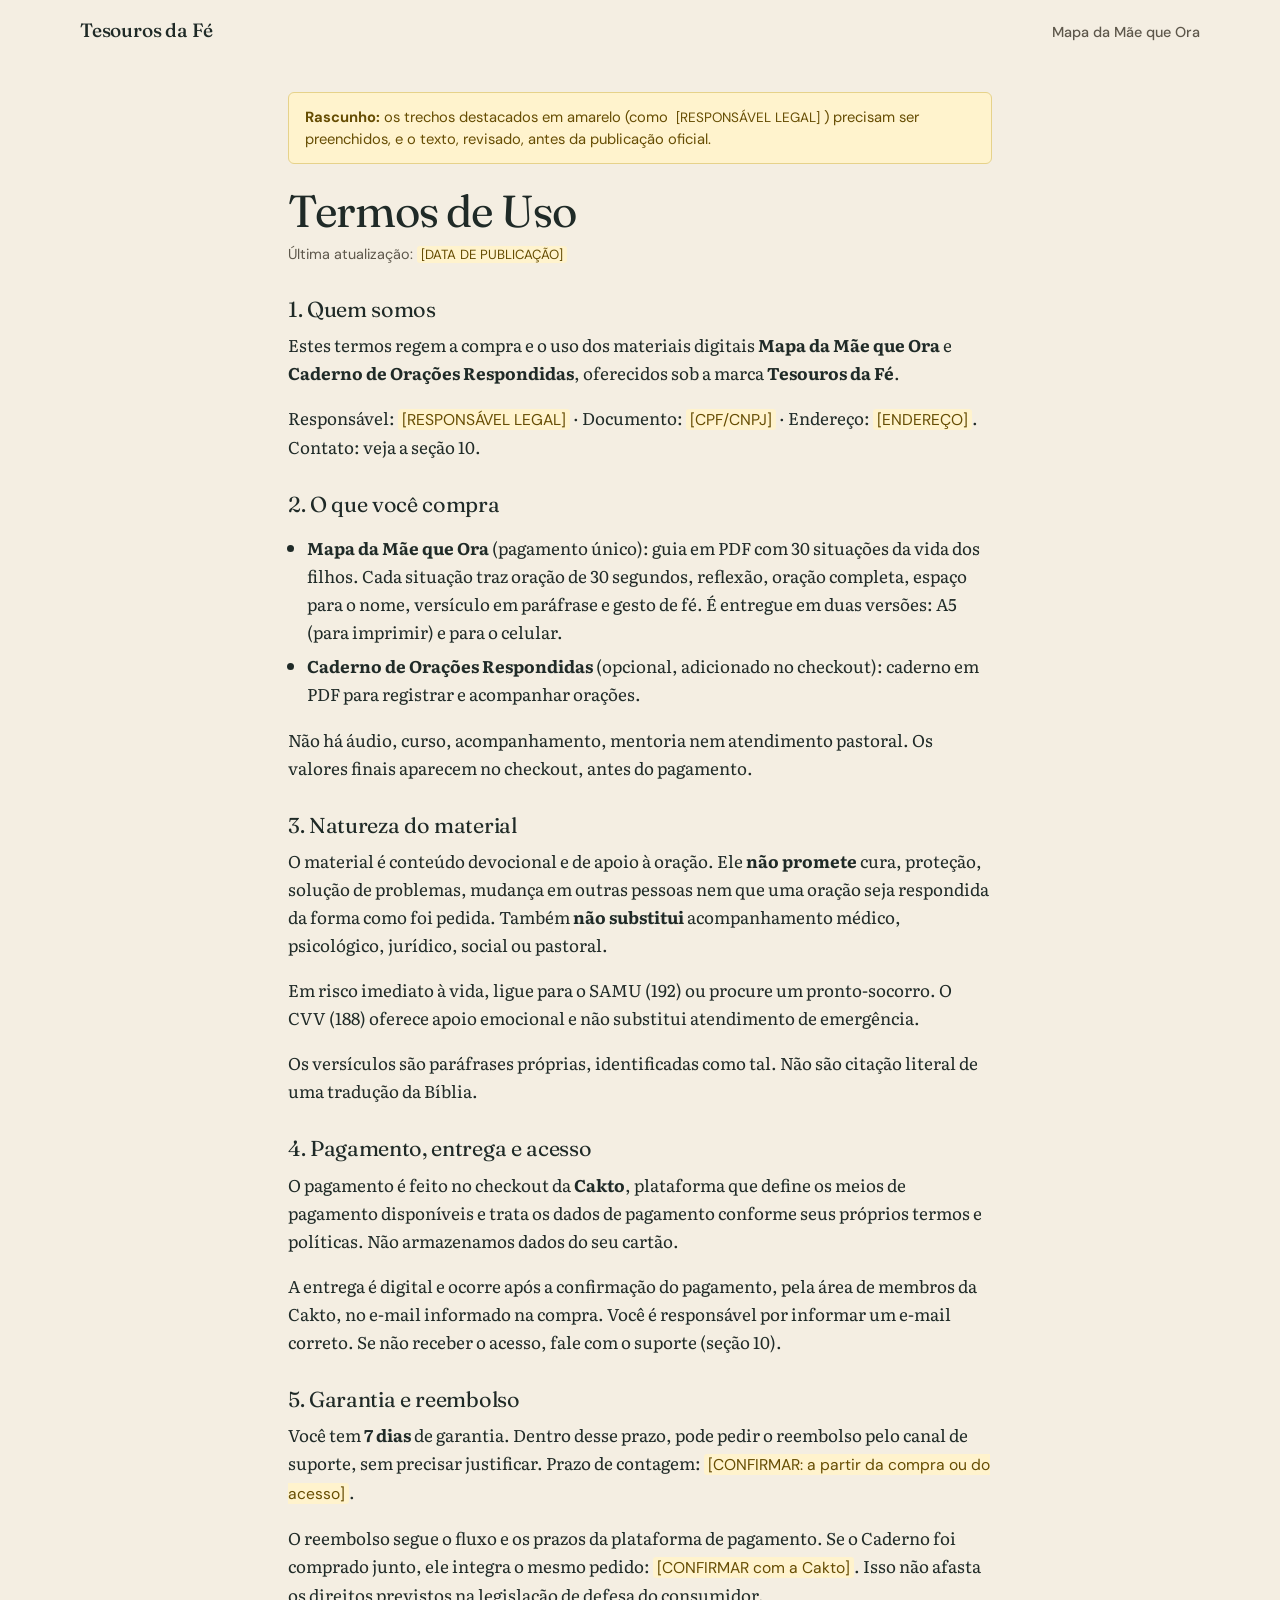
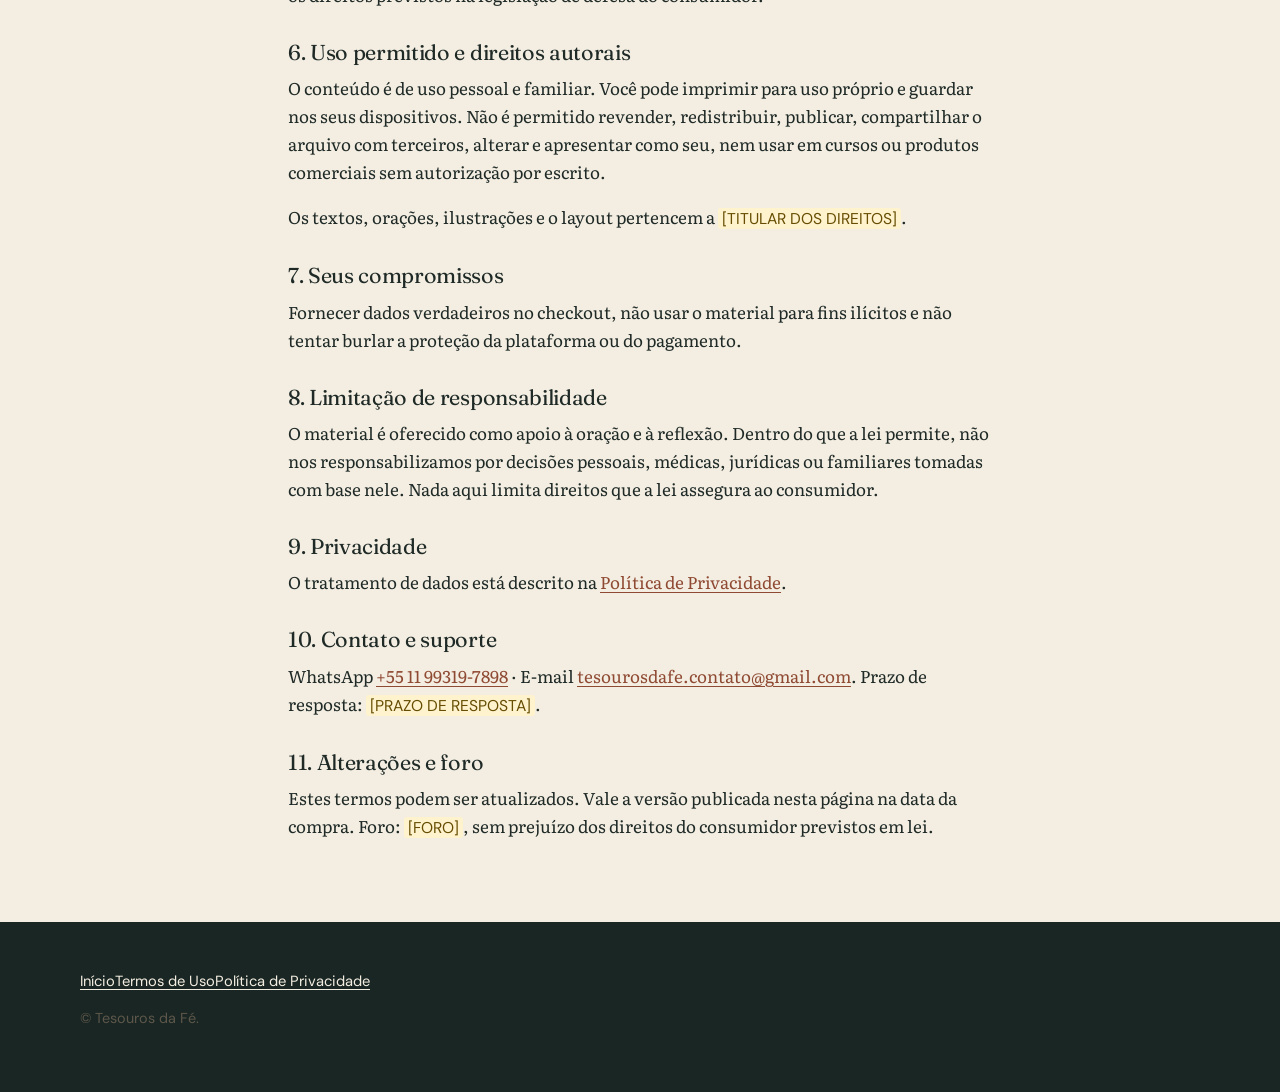
<file: termos/index.html>
<!doctype html>
<html lang="pt-BR">
<head>
<meta charset="utf-8">
<meta name="viewport" content="width=device-width,initial-scale=1">
<title>Termos de Uso | Tesouros da Fé</title>
<meta name="description" content="Termos de Uso do Mapa da Mãe que Ora e do Caderno de Orações Respondidas, do Tesouros da Fé.">
<meta name="robots" content="noindex">
<link rel="canonical" href="https://tesourosdafe.site/termos">
<link rel="icon" href="../assets/favicon.svg" type="image/svg+xml">
<link rel="stylesheet" href="../assets/style.css">
</head>
<body>
<header class="site"><div class="wrap">
  <a class="brand" href="../">Tesouros da Fé</a>
  <nav class="nav"><a href="../mapa-da-mae-que-ora/">Mapa da Mãe que Ora</a></nav>
</div></header>

<main><section class="legal"><div class="wrap">
  <div class="banner"><strong>Rascunho:</strong> os trechos destacados em amarelo (como <span class="ph">[RESPONSÁVEL LEGAL]</span>) precisam ser preenchidos, e o texto, revisado, antes da publicação oficial.</div>
  <h1>Termos de Uso</h1>
  <p class="small">Última atualização: <span class="ph">[DATA DE PUBLICAÇÃO]</span></p>

  <h2>1. Quem somos</h2>
  <p>Estes termos regem a compra e o uso dos materiais digitais <strong>Mapa da Mãe que Ora</strong> e <strong>Caderno de Orações Respondidas</strong>, oferecidos sob a marca <strong>Tesouros da Fé</strong>.</p>
  <p>Responsável: <span class="ph">[RESPONSÁVEL LEGAL]</span> · Documento: <span class="ph">[CPF/CNPJ]</span> · Endereço: <span class="ph">[ENDEREÇO]</span>. Contato: veja a seção 10.</p>

  <h2>2. O que você compra</h2>
  <ul class="dash">
    <li><strong>Mapa da Mãe que Ora</strong> (pagamento único): guia em PDF com 30 situações da vida dos filhos. Cada situação traz oração de 30 segundos, reflexão, oração completa, espaço para o nome, versículo em paráfrase e gesto de fé. É entregue em duas versões: A5 (para imprimir) e para o celular.</li>
    <li><strong>Caderno de Orações Respondidas</strong> (opcional, adicionado no checkout): caderno em PDF para registrar e acompanhar orações.</li>
  </ul>
  <p>Não há áudio, curso, acompanhamento, mentoria nem atendimento pastoral. Os valores finais aparecem no checkout, antes do pagamento.</p>

  <h2>3. Natureza do material</h2>
  <p>O material é conteúdo devocional e de apoio à oração. Ele <strong>não promete</strong> cura, proteção, solução de problemas, mudança em outras pessoas nem que uma oração seja respondida da forma como foi pedida. Também <strong>não substitui</strong> acompanhamento médico, psicológico, jurídico, social ou pastoral.</p>
  <p>Em risco imediato à vida, ligue para o SAMU (192) ou procure um pronto-socorro. O CVV (188) oferece apoio emocional e não substitui atendimento de emergência.</p>
  <p>Os versículos são paráfrases próprias, identificadas como tal. Não são citação literal de uma tradução da Bíblia.</p>

  <h2>4. Pagamento, entrega e acesso</h2>
  <p>O pagamento é feito no checkout da <strong>Cakto</strong>, plataforma que define os meios de pagamento disponíveis e trata os dados de pagamento conforme seus próprios termos e políticas. Não armazenamos dados do seu cartão.</p>
  <p>A entrega é digital e ocorre após a confirmação do pagamento, pela área de membros da Cakto, no e-mail informado na compra. Você é responsável por informar um e-mail correto. Se não receber o acesso, fale com o suporte (seção 10).</p>

  <h2>5. Garantia e reembolso</h2>
  <p>Você tem <strong>7 dias</strong> de garantia. Dentro desse prazo, pode pedir o reembolso pelo canal de suporte, sem precisar justificar. Prazo de contagem: <span class="ph">[CONFIRMAR: a partir da compra ou do acesso]</span>.</p>
  <p>O reembolso segue o fluxo e os prazos da plataforma de pagamento. Se o Caderno foi comprado junto, ele integra o mesmo pedido: <span class="ph">[CONFIRMAR com a Cakto]</span>. Isso não afasta os direitos previstos na legislação de defesa do consumidor.</p>

  <h2>6. Uso permitido e direitos autorais</h2>
  <p>O conteúdo é de uso pessoal e familiar. Você pode imprimir para uso próprio e guardar nos seus dispositivos. Não é permitido revender, redistribuir, publicar, compartilhar o arquivo com terceiros, alterar e apresentar como seu, nem usar em cursos ou produtos comerciais sem autorização por escrito.</p>
  <p>Os textos, orações, ilustrações e o layout pertencem a <span class="ph">[TITULAR DOS DIREITOS]</span>.</p>

  <h2>7. Seus compromissos</h2>
  <p>Fornecer dados verdadeiros no checkout, não usar o material para fins ilícitos e não tentar burlar a proteção da plataforma ou do pagamento.</p>

  <h2>8. Limitação de responsabilidade</h2>
  <p>O material é oferecido como apoio à oração e à reflexão. Dentro do que a lei permite, não nos responsabilizamos por decisões pessoais, médicas, jurídicas ou familiares tomadas com base nele. Nada aqui limita direitos que a lei assegura ao consumidor.</p>

  <h2>9. Privacidade</h2>
  <p>O tratamento de dados está descrito na <a href="../privacidade/">Política de Privacidade</a>.</p>

  <h2>10. Contato e suporte</h2>
  <p>WhatsApp <a href="https://wa.me/5511993197898">+55 11 99319-7898</a> · E-mail <a href="mailto:tesourosdafe.contato@gmail.com">tesourosdafe.contato@gmail.com</a>. Prazo de resposta: <span class="ph">[PRAZO DE RESPOSTA]</span>.</p>

  <h2>11. Alterações e foro</h2>
  <p>Estes termos podem ser atualizados. Vale a versão publicada nesta página na data da compra. Foro: <span class="ph">[FORO]</span>, sem prejuízo dos direitos do consumidor previstos em lei.</p>
</div></section></main>

<footer class="site"><div class="wrap">
  <p><a href="../">Início</a><a href="./">Termos de Uso</a><a href="../privacidade/">Política de Privacidade</a></p>
  <p class="small">© Tesouros da Fé.</p>
</div></footer>
</body>
</html>
</file>
<file: assets/style.css>
/* Tesouros da Fé — sistema visual. Tokens herdados do próprio Mapa (PDF final). */
@font-face{font-family:Fraunces;font-style:normal;font-weight:100 900;font-display:swap;src:url(fonts/fraunces.woff2) format("woff2")}
@font-face{font-family:Fraunces;font-style:italic;font-weight:300 700;font-display:swap;src:url(fonts/fraunces-italic.woff2) format("woff2")}
@font-face{font-family:Literata;font-style:normal;font-weight:300 700;font-display:swap;src:url(fonts/literata.woff2) format("woff2")}
@font-face{font-family:Literata;font-style:italic;font-weight:300 700;font-display:swap;src:url(fonts/literata-italic.woff2) format("woff2")}
@font-face{font-family:"DM Sans";font-style:normal;font-weight:300 700;font-display:swap;src:url(fonts/dm-sans.woff2) format("woff2")}

:root{
  --papel:#f4eee2;--linho:#ebe2d0;--tinta:#1f2a27;--musgo:#2f4a44;--noite:#1a2623;
  --terra:#8f4a33;--terra-m:#a85f45;--ocre:#c79a4e;--ambar:#f0c478;--acao:#e0a94f;
  --cinza:#5d574b;--linha:rgba(31,42,39,.16);--linha-noite:rgba(244,238,226,.18);
  --serif:Fraunces,Georgia,"Times New Roman",serif;
  --texto:Literata,Georgia,serif;
  --sans:"DM Sans",system-ui,-apple-system,"Segoe UI",Roboto,sans-serif;
  --gut:1.25rem;
  --arco:999px 999px 6px 6px;
  --out:cubic-bezier(.16,1,.3,1);
  color-scheme:light;
}
*{box-sizing:border-box}
html{-webkit-text-size-adjust:100%;scroll-behavior:smooth;scrollbar-color:var(--terra-m) var(--linho);scroll-padding-top:1rem}
body{margin:0;background:var(--papel);color:var(--tinta);font:400 1.0625rem/1.65 var(--texto);text-rendering:optimizeLegibility;-webkit-font-smoothing:antialiased;overflow-x:hidden}
img{display:block;max-width:100%;height:auto}
a{color:var(--terra);text-underline-offset:.2em;text-decoration-thickness:1px}
::selection{background:var(--ambar);color:var(--noite)}
:focus-visible{outline:2px solid var(--terra);outline-offset:3px;border-radius:3px}
.night :focus-visible{outline-color:var(--ambar)}
p{margin:0 0 1em}
h1,h2,h3{font-family:var(--serif);font-weight:400;margin:0;text-wrap:balance;letter-spacing:-.015em}
h1{font-size:clamp(2.15rem,9.4vw,4.6rem);line-height:1.04;letter-spacing:-.028em}
h2{font-size:clamp(1.85rem,6.8vw,3rem);line-height:1.1}
h3{font-size:1.4rem;line-height:1.2}
em{font-style:italic}
.wrap{width:min(100% - 2*var(--gut),70rem);margin-inline:auto}
.small{font:400 .9rem/1.5 var(--sans);color:var(--cinza)}
.skip{position:absolute;left:-999px;top:0;background:var(--noite);color:var(--papel);padding:.6rem 1rem;font:500 .9rem var(--sans);z-index:99}
.skip:focus{left:var(--gut);top:.5rem}

/* topo */
header.site{padding:1rem 0}
header.site .wrap{display:flex;align-items:baseline;justify-content:space-between;gap:1rem}
.brand{white-space:nowrap;font:500 1.2rem/1 var(--serif);letter-spacing:-.01em;color:var(--tinta);text-decoration:none}
.nav a{font:500 .9rem var(--sans);color:var(--cinza);text-decoration:none;margin-left:1.25rem;padding:.5rem 0}
.nav a:hover{color:var(--terra)}
@media (max-width:379px){.nav a:first-child:not(:last-child){display:none}}

/* botão: única ação da página */
.btn{display:inline-flex;align-items:center;justify-content:center;min-height:3.25rem;padding:.8rem 1.7rem;background:var(--acao);color:var(--noite);font:600 1.02rem/1.2 var(--sans);letter-spacing:.005em;text-decoration:none;border-radius:999px;border:0;cursor:pointer;box-shadow:0 1px 0 rgba(0,0,0,.18),0 6px 14px -6px rgba(0,0,0,.4);transition:background .25s var(--out),transform .25s var(--out),box-shadow .25s var(--out)}
.btn:hover{background:var(--ambar);transform:translateY(-1px);box-shadow:0 1px 0 rgba(0,0,0,.18),0 10px 18px -8px rgba(0,0,0,.45)}
.btn:active{transform:translateY(0)}
.btn.block{display:flex;width:100%}
.btn.ghost{background:transparent;color:var(--tinta);box-shadow:inset 0 0 0 1.5px var(--tinta)}
.btn.ghost:hover{background:var(--linho)}
.night .btn{background:var(--ambar);color:var(--noite)}
.night .btn:hover{background:#f7d79a}
.micro{font:400 .86rem/1.4 var(--sans);color:var(--cinza);margin:.85rem 0 0}
.night .micro{color:rgba(244,238,226,.72)}

/* seções */
section{padding:4.25rem 0}
.lead{font-size:1.12rem;color:var(--cinza);max-width:34rem}
.night{background:var(--noite);color:var(--papel)}
.night .lead{color:rgba(244,238,226,.78)}
.linho{background:var(--linho)}
.head{margin-bottom:2.25rem}
.head h2{max-width:20ch}
.head .lead{margin:1rem 0 0}

/* hero */
.hero{padding:1rem 0 3.5rem}
.hero .wrap{display:grid;gap:2rem}
.hero h1 em{color:var(--terra)}
.hero .sub{font-size:1.08rem;color:var(--cinza);margin:1.1rem 0 1.6rem;max-width:30rem}
.arco{border-radius:var(--arco);overflow:hidden;background:var(--linho)}
.arco img{width:100%;height:100%;object-fit:cover}
.hero .arco{aspect-ratio:4/5;width:min(100%,30rem);margin-inline:auto}
.hero .arco img{object-position:56% 50%}

/* como funciona — tipografia, sem cartões */
.passos{list-style:none;margin:0;padding:0;counter-reset:p;border-top:1px solid var(--linha)}
.passos li{display:grid;grid-template-columns:3.2rem 1fr;gap:.25rem 1rem;padding:1.5rem 0;border-bottom:1px solid var(--linha);counter-increment:p}
.passos li::before{content:counter(p);font:italic 400 3rem/.9 var(--serif);color:var(--terra);grid-row:span 2}
.passos h3{font-size:1.35rem}
.passos p{margin:0;color:var(--cinza)}

/* mapa: 6 territórios */
.terr{list-style:none;margin:0;padding:0;display:grid;gap:0}
.terr li{display:grid;grid-template-columns:5.5rem 1fr;gap:1rem 1.15rem;align-items:start;padding:1.4rem 0;border-top:2px solid var(--c,var(--terra))}
.terr .arco{aspect-ratio:4/5;width:5.5rem}
.terr .n{font:italic 400 1.1rem/1 var(--serif);color:var(--c,var(--terra))}
.terr h3{margin:.2rem 0 .25rem}
.terr .range{font:500 .78rem/1 var(--sans);letter-spacing:.08em;text-transform:uppercase;color:var(--cinza);margin:0 0 .6rem}
.terr p.l{margin:0;font-size:.98rem;line-height:1.55;color:var(--cinza)}

/* demonstração real */
.demo{display:grid;gap:2.25rem}
.demo .arco{aspect-ratio:4/5;width:min(100%,24rem)}
.demo .arco img{object-position:50% 40%}
.demo .titulo{font:400 clamp(1.7rem,6vw,2.4rem)/1.12 var(--serif);margin:1.4rem 0 .5rem}
.demo .para{font:italic 400 1.05rem/1.5 var(--texto);color:rgba(244,238,226,.78);margin:0}
.bloco{padding:1.4rem 0;border-top:1px solid var(--linha-noite)}
.bloco h3{font:600 .76rem/1 var(--sans);letter-spacing:.14em;text-transform:uppercase;color:var(--ambar);margin:0 0 .9rem}
.bloco p:last-child{margin-bottom:0}
.oracao{font:italic 400 1.2rem/1.5 var(--serif);color:var(--papel)}
.trecho p{color:rgba(244,238,226,.9)}
.trecho .mais{font:400 .9rem var(--sans);color:rgba(244,238,226,.65);margin-top:.9rem}
.nome{color:var(--ambar);font-style:normal;white-space:nowrap}
.ver{font:italic 400 1.3rem/1.45 var(--serif);margin:0 0 .6rem}
.nota{font:italic 400 .9rem/1.5 var(--texto);color:rgba(244,238,226,.68)}
.demo .legenda{font:400 .86rem/1.4 var(--sans);color:rgba(244,238,226,.65);margin-top:1.5rem}

/* produto por dentro */
.faixa{display:flex;gap:1rem;overflow-x:auto;scroll-snap-type:x mandatory;padding:.25rem var(--gut) 1.25rem;margin:0 calc(-1*var(--gut));scrollbar-width:thin}
.faixa figure{flex:0 0 min(62vw,15rem);margin:0;scroll-snap-align:center}
.faixa img{width:100%;border-radius:6px;box-shadow:0 14px 28px -14px rgba(26,38,35,.5),0 2px 4px rgba(26,38,35,.12)}
.faixa figcaption{font:400 .82rem/1.35 var(--sans);color:var(--cinza);margin-top:.7rem}
.a5{display:grid;gap:1.75rem;margin-top:3.5rem;align-items:end}
.a5 .cap{margin:0}
.a5 .spread{margin:0;max-width:none}
.a5 img{border-radius:4px;box-shadow:0 18px 34px -16px rgba(26,38,35,.5),0 2px 5px rgba(26,38,35,.12)}
.a5 .capa{width:min(48%,11rem)}
.spread{margin-top:1.5rem;width:100%;max-width:46rem;border-radius:4px;box-shadow:0 14px 28px -14px rgba(0,0,0,.4),0 2px 4px rgba(0,0,0,.1)}
.dentro{list-style:none;margin:1.5rem 0 0;padding:0;border-top:1px solid var(--linha)}
.dentro li{padding:.85rem 0;border-bottom:1px solid var(--linha);font-size:1rem}
.dentro b{font-weight:600}

/* para quem */
.quem{display:grid;gap:2.5rem}
.quem h2{font-size:clamp(1.6rem,5.6vw,2.2rem);margin-bottom:1rem}
.rol{list-style:none;margin:0;padding:0}
.rol li{padding:.75rem 0 .75rem 1.4rem;border-top:1px solid var(--linha);position:relative}
.rol li::before{content:"";position:absolute;left:0;top:1.55rem;width:.7rem;height:1px;background:var(--terra)}
.cuidado{margin-top:3rem;padding-top:1.5rem;border-top:2px solid var(--terra);max-width:44rem}
.cuidado h3{font-size:1.5rem;margin-bottom:.7rem}
.cuidado p{color:var(--cinza)}

/* oferta */
.oferta{display:grid;gap:2rem}
.oferta .foto{border-radius:6px;overflow:hidden;aspect-ratio:16/10;background:var(--linho)}
.oferta .foto img{width:100%;height:100%;object-fit:cover;object-position:50% 35%}
.preco{font:400 clamp(3.2rem,15vw,5rem)/1 var(--serif);letter-spacing:-.03em;margin:.4rem 0 .2rem}
.preco small{font:500 .95rem var(--sans);letter-spacing:0;color:var(--cinza);margin-left:.6rem}
.recebe{list-style:none;margin:1.4rem 0 1.7rem;padding:0;border-top:1px solid var(--linha)}
.recebe li{padding:.7rem 0;border-bottom:1px solid var(--linha)}
.garantia{margin-top:1.6rem;padding-top:1.3rem;border-top:1px solid var(--linha)}
.garantia h3{font-size:1.35rem;margin-bottom:.4rem}
.garantia p{margin:0;color:var(--cinza)}

/* FAQ */
.faq{max-width:46rem}
details{border-top:1px solid var(--linha)}
details:last-of-type{border-bottom:1px solid var(--linha)}
summary{list-style:none;cursor:pointer;display:flex;justify-content:space-between;align-items:center;gap:1rem;padding:1.1rem 0;font:500 1.0625rem/1.35 var(--sans);min-height:3.25rem}
summary::-webkit-details-marker{display:none}
summary::after{content:"";flex:none;width:.9rem;height:.9rem;background:linear-gradient(var(--terra),var(--terra)) center/100% 1.5px no-repeat,linear-gradient(var(--terra),var(--terra)) center/1.5px 100% no-repeat;transition:transform .3s var(--out)}
details[open] summary::after{transform:rotate(45deg)}
details p{margin:0 0 1.2rem;color:var(--cinza);max-width:38rem}

/* rodapé */
footer.site{background:var(--noite);color:rgba(244,238,226,.8);padding:3rem 0 6.5rem;font:400 .92rem/1.6 var(--sans)}
footer.site a{color:var(--papel)}
footer.site .brand{color:var(--papel);display:inline-block;margin-bottom:.8rem}
footer.site .links{display:flex;flex-wrap:wrap;gap:.4rem 1.4rem;margin:1rem 0}
footer.site .links a{padding:.35rem 0}
footer.site .fine{font-size:.82rem;color:rgba(244,238,226,.62);max-width:44rem;margin:1.2rem 0 0}

/* CTA fixo no celular */
.fixo{position:fixed;left:0;right:0;bottom:0;z-index:20;padding:.7rem var(--gut) calc(.7rem + env(safe-area-inset-bottom));background:linear-gradient(rgba(244,238,226,0),var(--papel) 38%);transform:translateY(110%);transition:transform .45s var(--out);pointer-events:none}
.fixo.on{transform:none}
.fixo .btn{pointer-events:auto;width:100%}

/* revelação discreta (só com JS; conteúdo visível sem ele) */
.js .rv{opacity:0;transform:translateY(14px);transition:opacity .8s var(--out),transform .8s var(--out)}
.js .rv.in{opacity:1;transform:none}
.js .hero .arco{clip-path:inset(12% 12% 0 12% round 999px 999px 6px 6px);transition:clip-path 1.1s var(--out)}
.js .hero .arco.in{clip-path:inset(0 0 0 0 round 999px 999px 6px 6px)}

/* páginas legais e 404 (mantidas) */
.legal{padding:2rem 0 4rem}
.legal .wrap{width:min(100% - 2*var(--gut),44rem)}
.legal h1{font-size:clamp(2rem,7vw,2.8rem);margin-bottom:.6rem}
.legal h2{font-size:1.35rem;margin:2rem 0 .6rem}
.legal .banner{background:#fff3cd;border:1px solid #e6d28a;color:#664d03;padding:.8rem 1rem;border-radius:6px;font:.92rem/1.5 var(--sans);margin-bottom:1.5rem}
.ph{background:#fff3cd;color:#664d03;padding:0 4px;border-radius:3px;font-family:var(--sans);font-size:.92em}
.dash{padding-left:1.2rem}.dash li{margin-bottom:.4rem}
.centro{min-height:60vh;display:grid;place-content:center;text-align:center;gap:1rem;padding:2rem var(--gut)}

/* ≥ 700px */
@media (min-width:700px){
  :root{--gut:2rem}
  section{padding:6rem 0}
  .terr{grid-template-columns:1fr 1fr;column-gap:3rem}
  .terr li{grid-template-columns:7rem 1fr}
  .terr .arco{width:7rem}
  .faixa{margin:0;padding-inline:0}
  .faixa figure{flex-basis:14rem}
  .quem{grid-template-columns:1fr 1fr;gap:4rem}
  .a5{grid-template-columns:13rem 1fr;gap:1.5rem 2.5rem;max-width:60rem}
  .a5 .capa{width:13rem}
  .a5 .cap{grid-column:1/-1}
}
/* ≥ 960px: composição, não só esticar */
@media (min-width:960px){
  .hero{padding:2rem 0 6rem}
  .hero .wrap{grid-template-columns:1.15fr .85fr;gap:5rem;align-items:center}
  .hero .arco{margin-inline:0 0;justify-self:end;width:100%;max-width:30rem}
  .passos{display:grid;grid-template-columns:repeat(3,1fr);border-top:0;gap:0 2.5rem}
  .passos li{display:block;border-top:1px solid var(--linha);border-bottom:0;padding:1.6rem 0 0}
  .passos li::before{display:block;margin-bottom:.9rem}
  .terr{grid-template-columns:repeat(3,1fr)}
  .terr li{grid-template-columns:1fr;gap:1rem}
  .terr .arco{width:100%;max-width:11rem}
  .demo{grid-template-columns:.8fr 1.2fr;gap:5rem;align-items:start}
  .demo .lado{position:sticky;top:2rem}
  .oferta{grid-template-columns:1.05fr .95fr;gap:5rem;align-items:center}
  .oferta .foto{aspect-ratio:4/5}
  #faq .wrap{display:grid;grid-template-columns:.7fr 1.3fr;gap:4rem;align-items:start}
  #faq .head{margin:0;position:sticky;top:2rem}
  .fixo{display:none}
  footer.site{padding-bottom:3rem}
  .faixa{overflow:visible;flex-wrap:nowrap;justify-content:space-between}
  .faixa figure{flex:1 1 0}
}
@media (prefers-reduced-motion:reduce){
  html{scroll-behavior:auto}
  *{transition-duration:.01ms!important;animation-duration:.01ms!important}
  .js .rv,.js .hero .arco{opacity:1;transform:none;clip-path:none}
}
</file>
